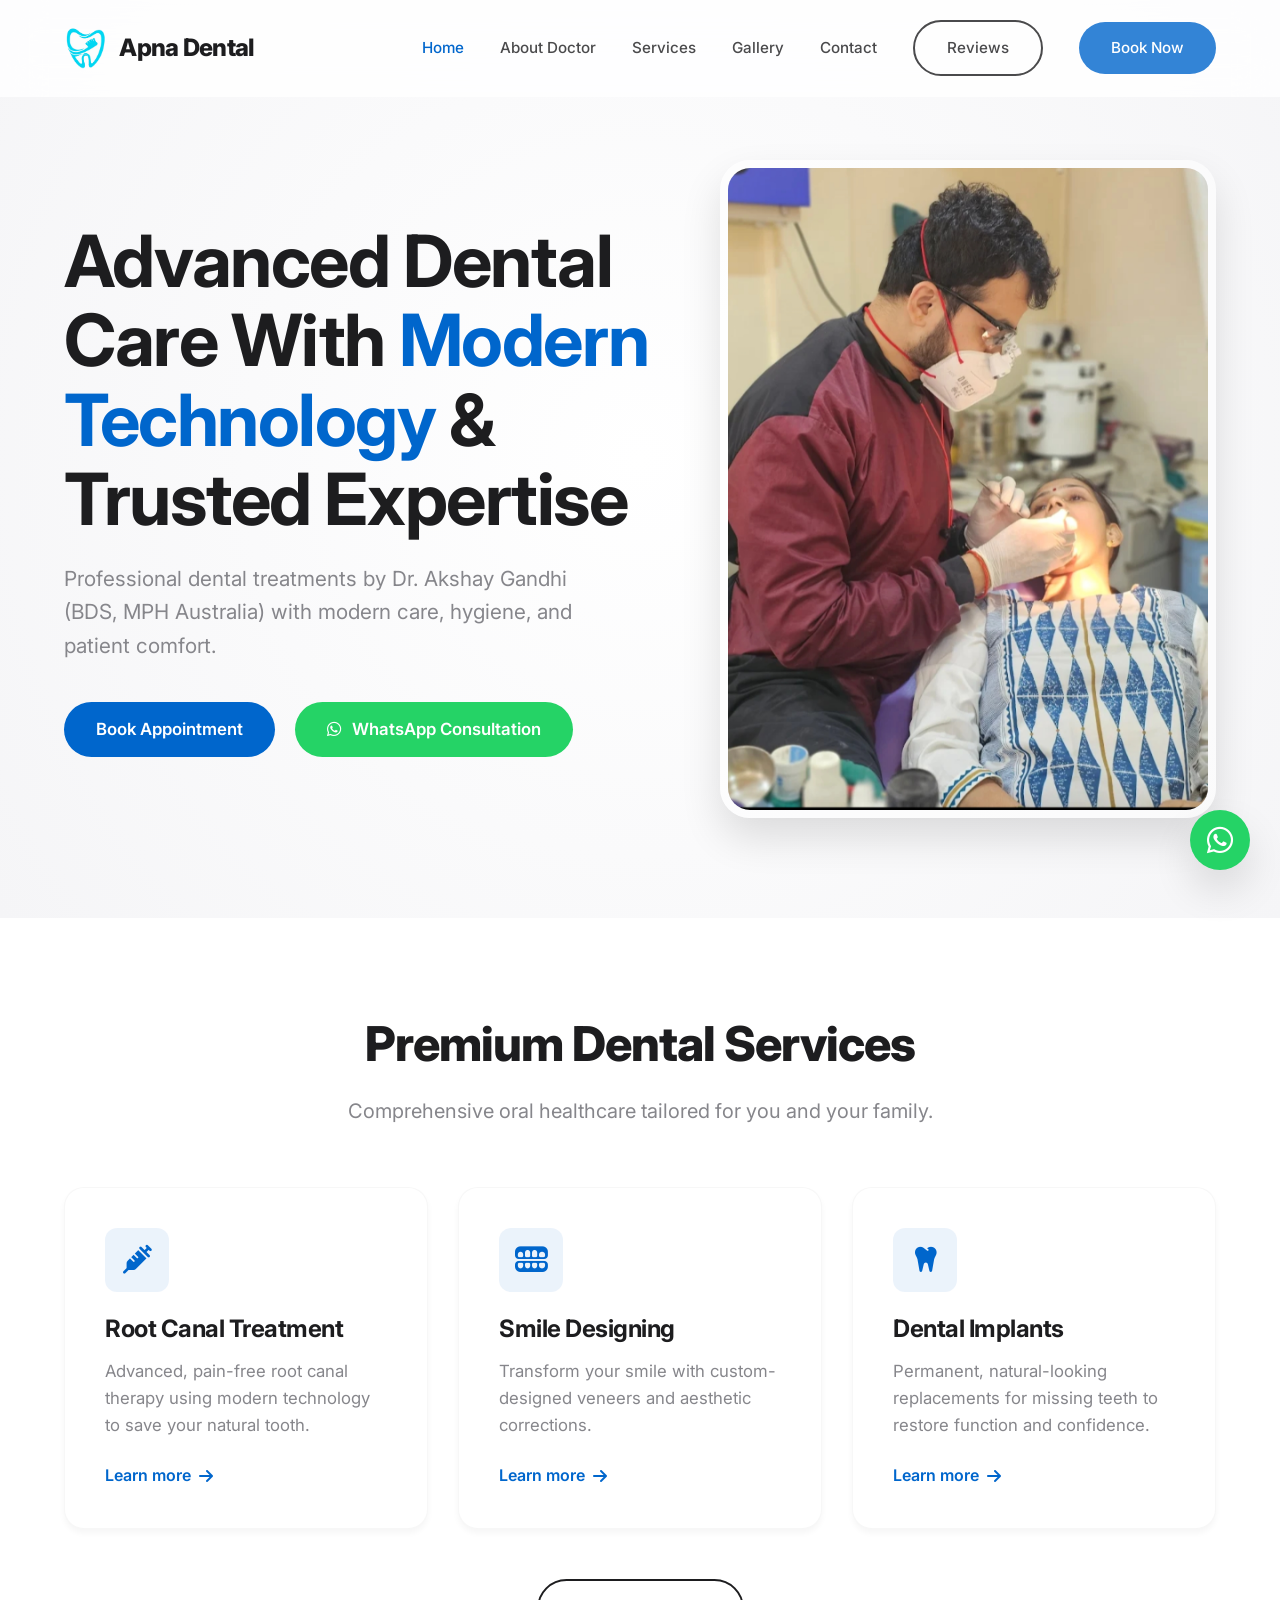
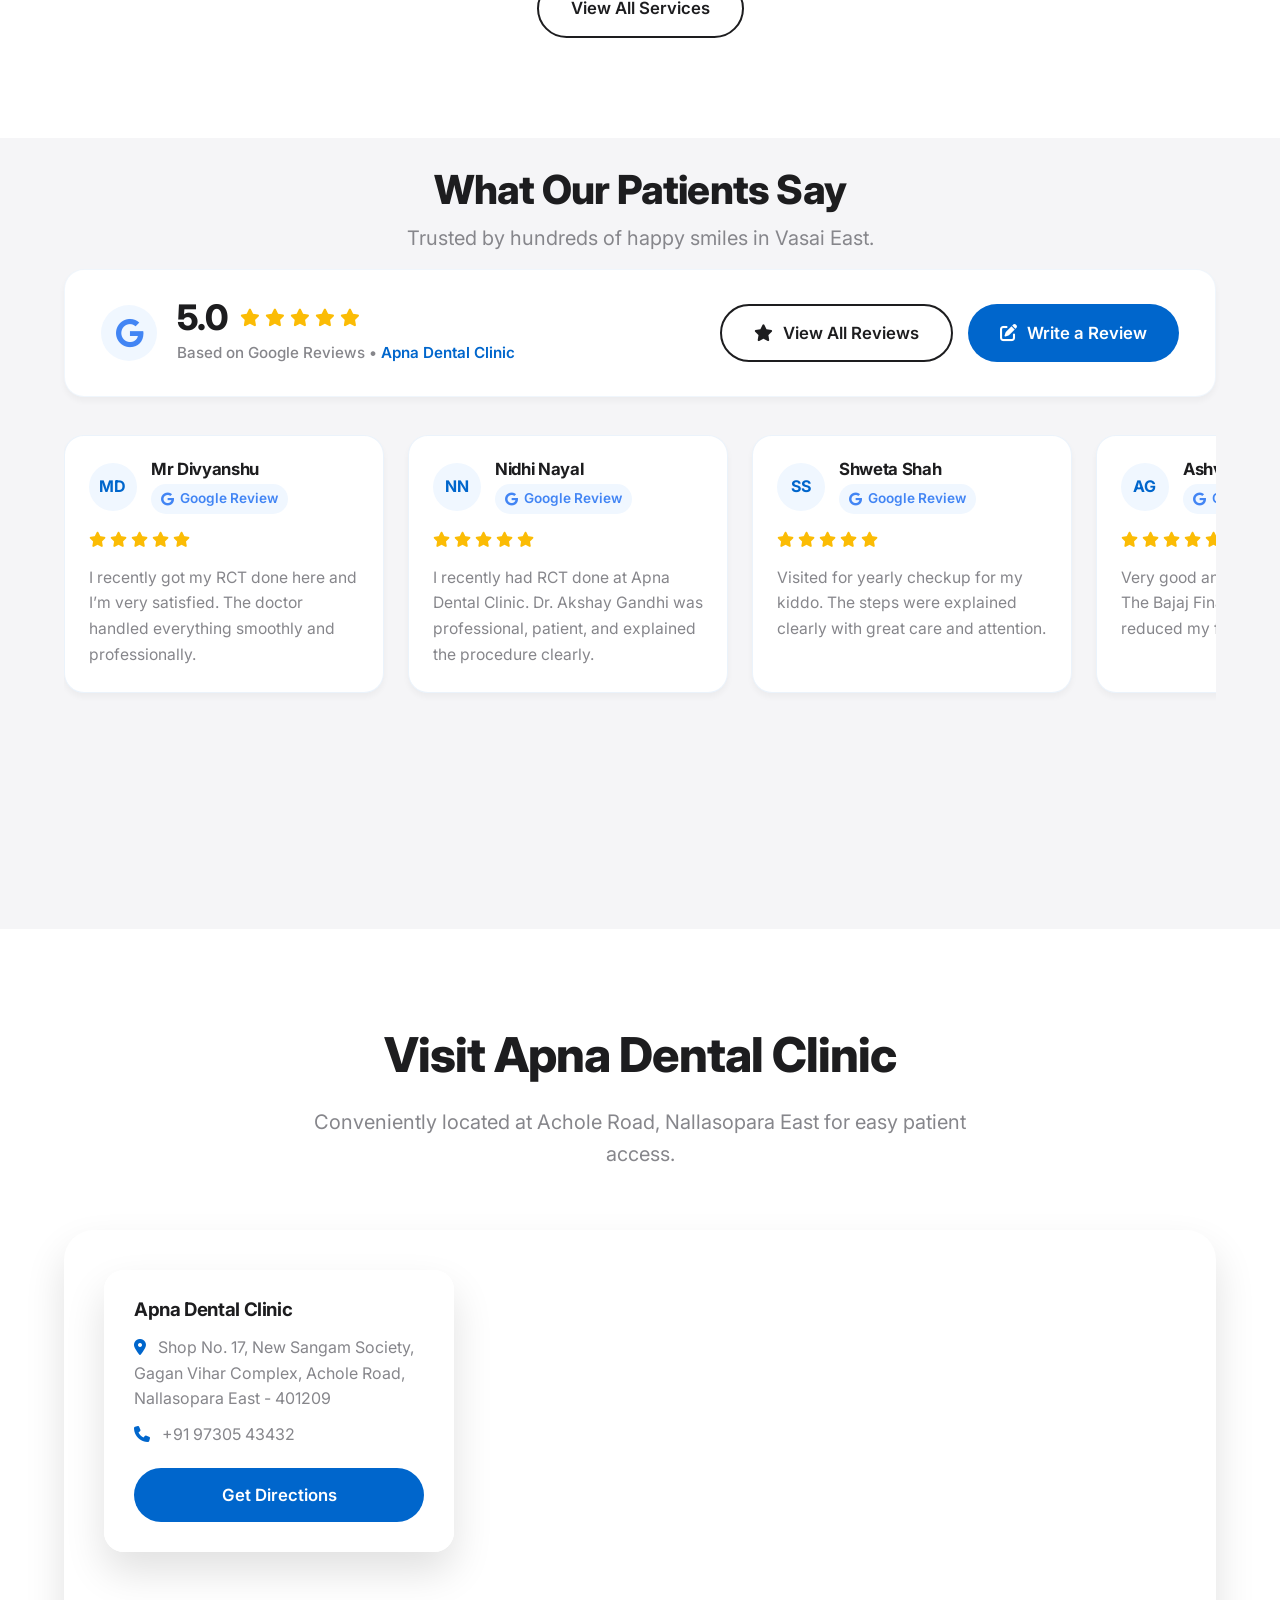
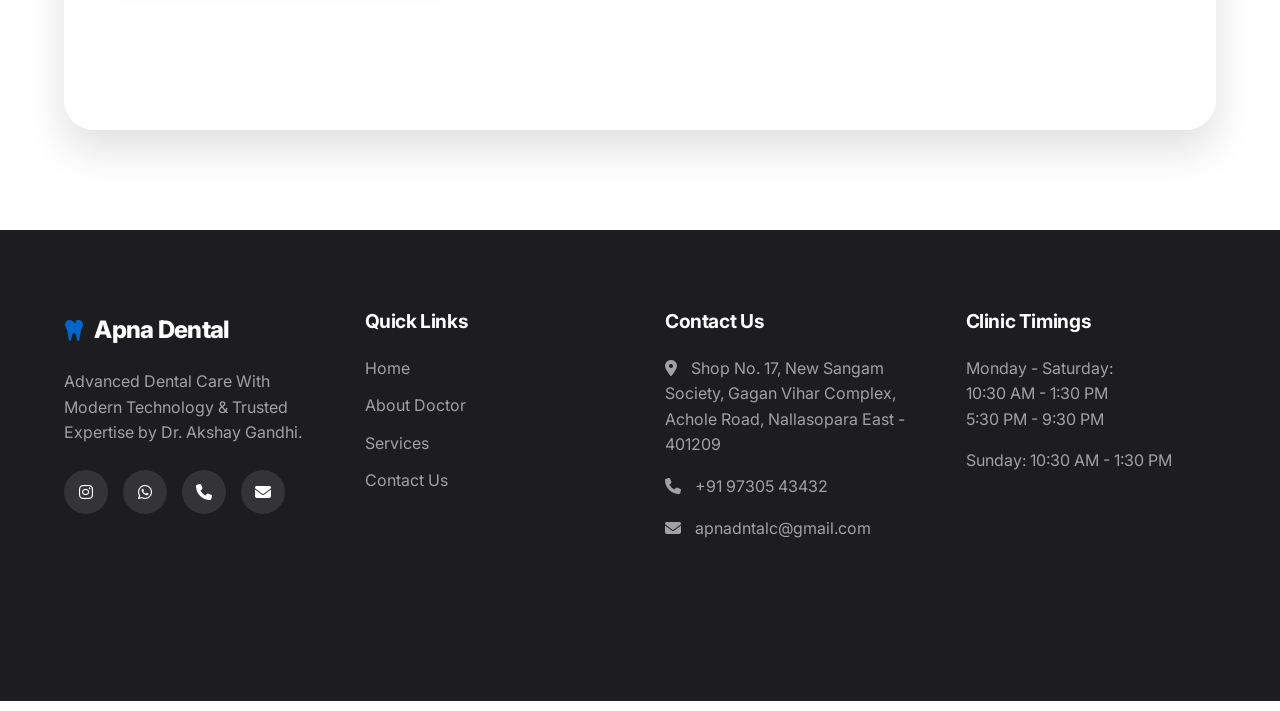
<file: index.html>
<!DOCTYPE html>
<html lang="en">

<head>
    <meta charset="UTF-8">
    <meta name="viewport" content="width=device-width, initial-scale=1.0">
    <title>Apna Dental Clinic | Dr. Akshay Gandhi</title>
    <meta name="description"
        content="Advanced Dental Care With Modern Technology & Trusted Expertise by Dr. Akshay Gandhi (BDS, MPH Australia) in Vasai East.">
    <!-- Font Awesome -->
    <link rel="stylesheet" href="https://cdnjs.cloudflare.com/ajax/libs/font-awesome/6.4.0/css/all.min.css">
    <!-- Custom CSS -->
    <link rel="stylesheet" href="assets/css/style.css">
</head>

<body>

    <!-- Navbar -->
    <nav class="navbar">
        <div class="container">
            <a href="index.html" class="logo">
                <img src="assets/images/logo.png" alt="Apna Dental Logo" class="logo-img">
                <span>Apna Dental</span>
            </a>
            <ul class="nav-links">
                <li class="nav-item"><a href="index.html" class="active">Home</a></li>
                <li class="nav-item"><a href="about.html">About Doctor</a></li>
                <li class="nav-item"><a href="services.html">Services</a></li>
                <li class="nav-item"><a href="gallery.html">Gallery</a></li>
                <li class="nav-item"><a href="contact.html">Contact</a></li>
                <li class="nav-item"><a href="#reviews" class="btn btn-outline">Reviews</a></li>
                <li class="nav-item"><a href="appointment.html" class="btn btn-primary">Book Now</a></li>
            </ul>
            <button class="hamburger">
                <i class="fa-solid fa-bars"></i>
            </button>
        </div>
    </nav>

    <!-- Floating WhatsApp -->
    <a href="https://wa.me/919730543432" target="_blank" class="floating-whatsapp" title="Consult on WhatsApp">
        <i class="fa-brands fa-whatsapp"></i>
    </a>

    <!-- Hero Section -->
    <section class="hero">
        <div class="container hero-content">
            <div class="hero-text reveal">
                <h1 class="hero-title">Advanced Dental Care With <span>Modern Technology</span> & Trusted Expertise</h1>
                <p class="hero-desc">Professional dental treatments by Dr. Akshay Gandhi (BDS, MPH Australia) with
                    modern care, hygiene, and patient comfort.</p>
                <div class="hero-btns">
                    <a href="appointment.html" class="btn btn-primary">Book Appointment</a>
                    <a href="https://wa.me/919730543432" target="_blank" class="btn btn-whatsapp"><i
                            class="fa-brands fa-whatsapp"></i> WhatsApp Consultation</a>
                </div>
            </div>
            <div class="hero-image reveal">
                <img src="assets/hero_section%20.jpg.jpeg" alt="Dr. Akshay Gandhi Treating Patient">
            </div>
        </div>
    </section>

    <!-- Services Preview Section -->
    <section class="section">
        <div class="container">
            <h2 class="section-title reveal">Premium Dental Services</h2>
            <p class="section-subtitle reveal">Comprehensive oral healthcare tailored for you and your family.</p>

            <div class="grid-3">
                <div class="card reveal">
                    <div class="card-icon"><i class="fa-solid fa-syringe"></i></div>
                    <h3 class="card-title">Root Canal Treatment</h3>
                    <p class="card-desc">Advanced, pain-free root canal therapy using modern technology to save your
                        natural tooth.</p>
                    <a href="services.html" class="card-link">Learn more <i class="fa-solid fa-arrow-right"></i></a>
                </div>
                <div class="card reveal">
                    <div class="card-icon"><i class="fa-solid fa-teeth-open"></i></div>
                    <h3 class="card-title">Smile Designing</h3>
                    <p class="card-desc">Transform your smile with custom-designed veneers and aesthetic corrections.
                    </p>
                    <a href="services.html" class="card-link">Learn more <i class="fa-solid fa-arrow-right"></i></a>
                </div>
                <div class="card reveal">
                    <div class="card-icon"><i class="fa-solid fa-tooth"></i></div>
                    <h3 class="card-title">Dental Implants</h3>
                    <p class="card-desc">Permanent, natural-looking replacements for missing teeth to restore function
                        and confidence.</p>
                    <a href="services.html" class="card-link">Learn more <i class="fa-solid fa-arrow-right"></i></a>
                </div>
            </div>
            <div style="text-align: center; margin-top: 50px;" class="reveal">
                <a href="services.html" class="btn btn-outline">View All Services</a>
            </div>
        </div>
    </section>

    <!-- Google Reviews Section — Powered by Elfsight (Live, Auto-Synced from Google Business) -->
    <section class="section" id="reviews"
        style="background-color: var(--light-bg); overflow: hidden; padding: 30px 0 0 0;">
        <div class="container">

            <!-- Section Header -->
            <div class="reveal" style="text-align: center; margin-bottom: 15px;">
                <h2 class="section-title" style="margin-bottom: 10px; font-size: 2.5rem;">What Our Patients Say</h2>
                <p class="section-subtitle" style="margin-bottom: 0;">Trusted by hundreds of happy smiles in Vasai
                    East.</p>
            </div>

            <!-- Google Rating Summary Bar -->
            <div class="google-summary-card reveal">
                <div class="gsc-left">
                    <div class="gsc-logo">
                        <i class="fa-brands fa-google"></i>
                    </div>
                    <div>
                        <div class="gsc-rating-row">
                            <span class="gsc-score">5.0</span>
                            <div class="gsc-stars">
                                <i class="fa-solid fa-star"></i>
                                <i class="fa-solid fa-star"></i>
                                <i class="fa-solid fa-star"></i>
                                <i class="fa-solid fa-star"></i>
                                <i class="fa-solid fa-star"></i>
                            </div>
                        </div>
                        <p class="gsc-count">Based on Google Reviews &bull; <a
                                href="https://maps.app.goo.gl/ZP5fSBvCVipETtF88" target="_blank"
                                rel="noopener noreferrer">Apna Dental Clinic</a></p>
                    </div>
                </div>
                <div class="gsc-actions">
                    <a href="https://maps.app.goo.gl/ZP5fSBvCVipETtF88" target="_blank" rel="noopener noreferrer"
                        class="btn btn-outline">
                        <i class="fa-solid fa-star"></i> View All Reviews
                    </a>
                    <a href="https://maps.app.goo.gl/ZP5fSBvCVipETtF88" target="_blank" rel="noopener noreferrer"
                        class="btn btn-primary">
                        <i class="fa-solid fa-pen-to-square"></i> Write a Review
                    </a>
                </div>
            </div>

            <div class="testimonials-carousel-wrapper reveal">
                <div class="testimonials-carousel" data-testimonials-carousel>
                    <div class="testimonials-track">
                        <article class="testimonial-card">
                            <div class="testimonial-top">
                                <div class="testimonial-avatar">MD</div>
                                <div class="testimonial-info">
                                    <h4 class="testimonial-name">Mr Divyanshu</h4>
                                    <div class="testimonial-meta">
                                        <span class="testimonial-badge"><i class="fa-brands fa-google"></i> Google
                                            Review</span>
                                    </div>
                                </div>
                            </div>
                            <div class="testimonial-rating">
                                <i class="fa-solid fa-star"></i>
                                <i class="fa-solid fa-star"></i>
                                <i class="fa-solid fa-star"></i>
                                <i class="fa-solid fa-star"></i>
                                <i class="fa-solid fa-star"></i>
                            </div>
                            <p class="testimonial-text">I recently got my RCT done here and I’m very satisfied. The
                                doctor handled everything smoothly and professionally.</p>
                        </article>

                        <article class="testimonial-card">
                            <div class="testimonial-top">
                                <div class="testimonial-avatar">NN</div>
                                <div class="testimonial-info">
                                    <h4 class="testimonial-name">Nidhi Nayal</h4>
                                    <div class="testimonial-meta">
                                        <span class="testimonial-badge"><i class="fa-brands fa-google"></i> Google
                                            Review</span>
                                    </div>
                                </div>
                            </div>
                            <div class="testimonial-rating">
                                <i class="fa-solid fa-star"></i>
                                <i class="fa-solid fa-star"></i>
                                <i class="fa-solid fa-star"></i>
                                <i class="fa-solid fa-star"></i>
                                <i class="fa-solid fa-star"></i>
                            </div>
                            <p class="testimonial-text">I recently had RCT done at Apna Dental Clinic. Dr. Akshay
                                Gandhi was professional, patient, and explained the procedure clearly.</p>
                        </article>

                        <article class="testimonial-card">
                            <div class="testimonial-top">
                                <div class="testimonial-avatar">SS</div>
                                <div class="testimonial-info">
                                    <h4 class="testimonial-name">Shweta Shah</h4>
                                    <div class="testimonial-meta">
                                        <span class="testimonial-badge"><i class="fa-brands fa-google"></i> Google
                                            Review</span>
                                    </div>
                                </div>
                            </div>
                            <div class="testimonial-rating">
                                <i class="fa-solid fa-star"></i>
                                <i class="fa-solid fa-star"></i>
                                <i class="fa-solid fa-star"></i>
                                <i class="fa-solid fa-star"></i>
                                <i class="fa-solid fa-star"></i>
                            </div>
                            <p class="testimonial-text">Visited for yearly checkup for my kiddo. The steps were
                                explained clearly with great care and attention.</p>
                        </article>

                        <article class="testimonial-card">
                            <div class="testimonial-top">
                                <div class="testimonial-avatar">AG</div>
                                <div class="testimonial-info">
                                    <h4 class="testimonial-name">Ashvini Gamare</h4>
                                    <div class="testimonial-meta">
                                        <span class="testimonial-badge"><i class="fa-brands fa-google"></i> Google
                                            Review</span>
                                    </div>
                                </div>
                            </div>
                            <div class="testimonial-rating">
                                <i class="fa-solid fa-star"></i>
                                <i class="fa-solid fa-star"></i>
                                <i class="fa-solid fa-star"></i>
                                <i class="fa-solid fa-star"></i>
                                <i class="fa-solid fa-star"></i>
                            </div>
                            <p class="testimonial-text">Very good and affordable treatment. The Bajaj Finance EMI
                                option reduced my financial load.</p>
                        </article>

                        <article class="testimonial-card">
                            <div class="testimonial-top">
                                <div class="testimonial-avatar">KK</div>
                                <div class="testimonial-info">
                                    <h4 class="testimonial-name">Kavita Karki</h4>
                                    <div class="testimonial-meta">
                                        <span class="testimonial-badge"><i class="fa-brands fa-google"></i> Google
                                            Review</span>
                                    </div>
                                </div>
                            </div>
                            <div class="testimonial-rating">
                                <i class="fa-solid fa-star"></i>
                                <i class="fa-solid fa-star"></i>
                                <i class="fa-solid fa-star"></i>
                                <i class="fa-solid fa-star"></i>
                                <i class="fa-solid fa-star"></i>
                            </div>
                            <p class="testimonial-text">I had my dental implant done here. The clinic is hygienic and
                                Dr. Akshay Gandhi explains everything calmly.</p>
                        </article>

                        <article class="testimonial-card">
                            <div class="testimonial-top">
                                <div class="testimonial-avatar">MH</div>
                                <div class="testimonial-info">
                                    <h4 class="testimonial-name">Mohsina Haque</h4>
                                    <div class="testimonial-meta">
                                        <span class="testimonial-badge"><i class="fa-brands fa-google"></i> Google
                                            Review</span>
                                    </div>
                                </div>
                            </div>
                            <div class="testimonial-rating">
                                <i class="fa-solid fa-star"></i>
                                <i class="fa-solid fa-star"></i>
                                <i class="fa-solid fa-star"></i>
                                <i class="fa-solid fa-star"></i>
                                <i class="fa-solid fa-star"></i>
                            </div>
                            <p class="testimonial-text">Recently visited Dr Akshay Gandhi. He is polite, patient, and
                                made me feel comfortable throughout the treatment.</p>
                        </article>
                    </div>
                </div>
            </div>

            <!-- ═══════════════════════════════════════════════════════════════
                 LIVE GOOGLE REVIEWS WIDGET — ELFSIGHT
                 ─────────────────────────────────────────────────────────────
                 HOW TO ACTIVATE (takes ~5 minutes, free plan available):
                 1. Go to → https://elfsight.com/google-reviews-widget/
                 2. Click "Create Widget" → Connect your Google Business Profile
                    Search for: "Apna Dental Clinic, Achole Rd, Vasai East"
                 3. Choose layout: Slider / Carousel → Click "Continue"
                 4. Copy the widget code  (looks like the two lines below)
                 5. Replace the placeholder script src + div class below
                    with the two lines Elfsight gives you.
                 ─────────────────────────────────────────────────────────────
                 The widget will then automatically:
                   ✔ Pull live reviews from your Google Business Profile
                   ✔ Show reviewer photo, name, rating, text, date
                   ✔ Display the Google verified badge
                   ✔ Auto-update when new reviews arrive
                   ✔ Respect your existing styling & be fully responsive
                 ═══════════════════════════════════════════════════════════════ -->

            <div class="elfsight-widget-wrapper reveal">
                <!-- STEP 1 — Elfsight SDK (load once per page) -->
                <script src="https://static.elfsight.com/platform/platform.js" async></script>

                <!-- STEP 2 — Replace YOUR_WIDGET_ID with your real Elfsight App ID -->
                <div class="elfsight-app-YOUR_WIDGET_ID" data-elfsight-app-lazy></div>

                <!-- Fallback message shown while widget loads or if blocked -->
                <noscript>
                    <div class="reviews-fallback">
                        <i class="fa-brands fa-google"></i>
                        <p>Unable to load Google reviews. <a href="https://maps.app.goo.gl/ZP5fSBvCVipETtF88"
                                target="_blank" rel="noopener noreferrer">View reviews on Google</a></p>
                    </div>
                </noscript>
            </div>

        </div>
    </section>

    <!-- Map Section -->
    <section class="section">
        <div class="container">
            <h2 class="section-title reveal">Visit Apna Dental Clinic</h2>
            <p class="section-subtitle reveal">Conveniently located at Achole Road, Nallasopara East for easy patient
                access.
            </p>

            <div class="map-container reveal">
                <div class="map-card">
                    <h3 style="margin-bottom: 15px;">Apna Dental Clinic</h3>
                    <p style="margin-bottom: 10px; color: var(--text-color);"><i class="fa-solid fa-location-dot"
                            style="margin-right: 8px; color: var(--primary-color);"></i> Shop No. 17, New Sangam
                        Society, Gagan Vihar Complex, Achole Road, Nallasopara East - 401209</p>
                    <p style="margin-bottom: 20px; color: var(--text-color);"><i class="fa-solid fa-phone"
                            style="margin-right: 8px; color: var(--primary-color);"></i> +91 97305 43432</p>
                    <a href="https://maps.app.goo.gl/FHzLDGQRYxVruhYT6" target="_blank" class="btn btn-primary"
                        style="width: 100%;">Get Directions</a>
                </div>
                <!-- Embedded Google Map -->
                <iframe
                    src="https://www.google.com/maps?q=19.4106006,72.8268698&hl=en&z=18&output=embed"
                    width="100%" height="100%" style="border:0;" allowfullscreen="" loading="lazy"
                    referrerpolicy="no-referrer-when-downgrade"></iframe>
            </div>
        </div>
    </section>

    <!-- Footer -->
    <footer class="footer">
        <div class="container">
            <div class="footer-grid reveal">
                <div class="footer-col">
                    <a href="index.html" class="logo" style="color: white; margin-bottom: 20px;">
                        <i class="fa-solid fa-tooth"></i> Apna Dental
                    </a>
                    <p>Advanced Dental Care With Modern Technology & Trusted Expertise by Dr. Akshay Gandhi.</p>
                    <div class="social-links">
                        <a href="https://www.instagram.com/apna.dental.clinic?utm_source=qr&igsh=MWJxanp1cTd5NDdrZw=="
                            target="_blank" title="Instagram"><i class="fa-brands fa-instagram"></i></a>
                        <a href="https://wa.me/919730543432" target="_blank" title="WhatsApp"><i
                                class="fa-brands fa-whatsapp"></i></a>
                        <a href="tel:+919730543432" title="Call Us"><i class="fa-solid fa-phone"></i></a>
                        <a href="mailto:apnadntalc@gmail.com" title="Email Us"><i class="fa-solid fa-envelope"></i></a>
                    </div>
                </div>
                <div class="footer-col">
                    <h4>Quick Links</h4>
                    <ul class="footer-links" style="list-style: none;">
                        <li><a href="index.html">Home</a></li>
                        <li><a href="about.html">About Doctor</a></li>
                        <li><a href="services.html">Services</a></li>
                        <li><a href="contact.html">Contact Us</a></li>
                    </ul>
                </div>
                <div class="footer-col">
                    <h4>Contact Us</h4>
                    <p><i class="fa-solid fa-location-dot" style="margin-right: 10px;"></i> Shop No. 17, New Sangam
                        Society, Gagan Vihar Complex, Achole Road, Nallasopara East - 401209</p>
                    <p><i class="fa-solid fa-phone" style="margin-right: 10px;"></i> +91 97305 43432</p>
                    <p><i class="fa-solid fa-envelope" style="margin-right: 10px;"></i> apnadntalc@gmail.com</p>
                </div>
                <div class="footer-col">
                    <h4>Clinic Timings</h4>
                    <p>Monday - Saturday:<br> 10:30 AM - 1:30 PM<br> 5:30 PM - 9:30 PM</p>
                    <p>Sunday: 10:30 AM - 1:30 PM</p>
                </div>
            </div>
            <div class="footer-bottom reveal">
                <p>&copy; 2026 Apna Dental Clinic. All Rights Reserved.</p>
            </div>
        </div>
    </footer>

    <!-- Custom JS -->
    <script src="assets/js/script.js"></script>
</body>

</html>
</file>
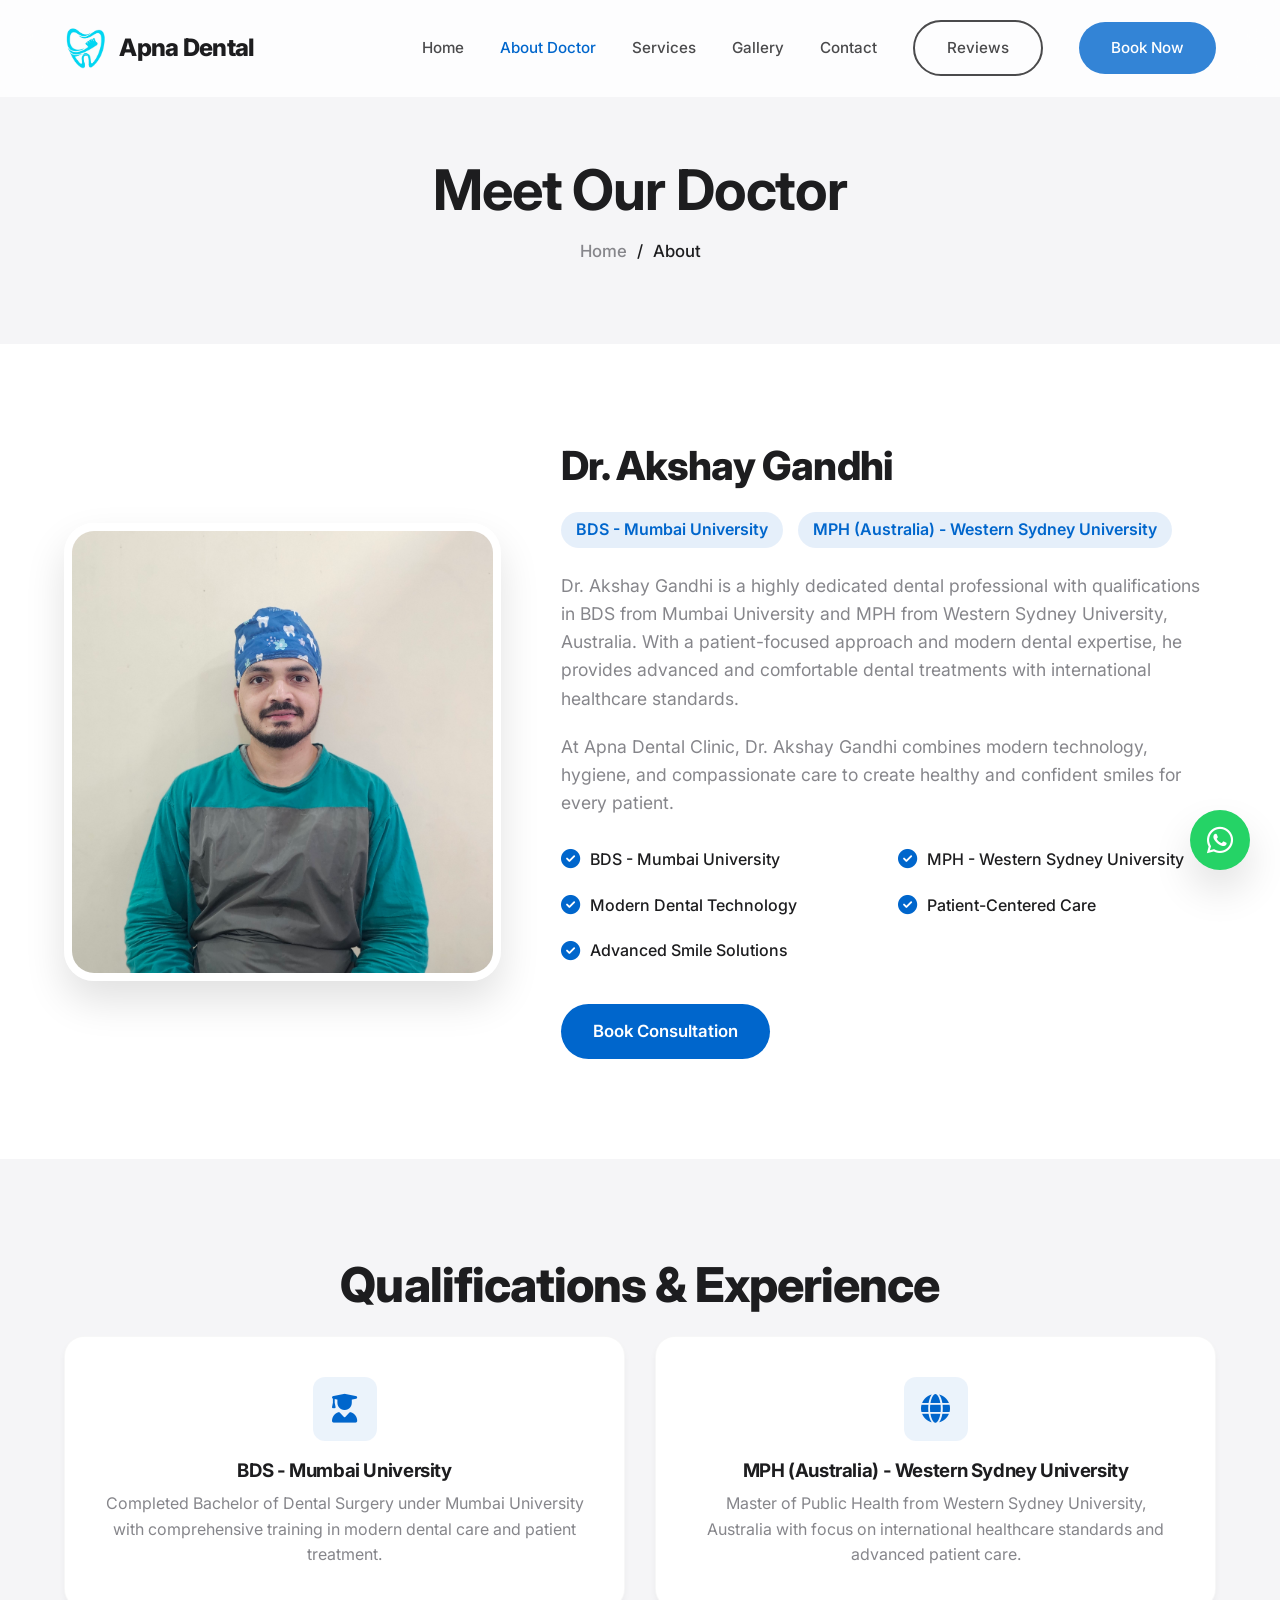
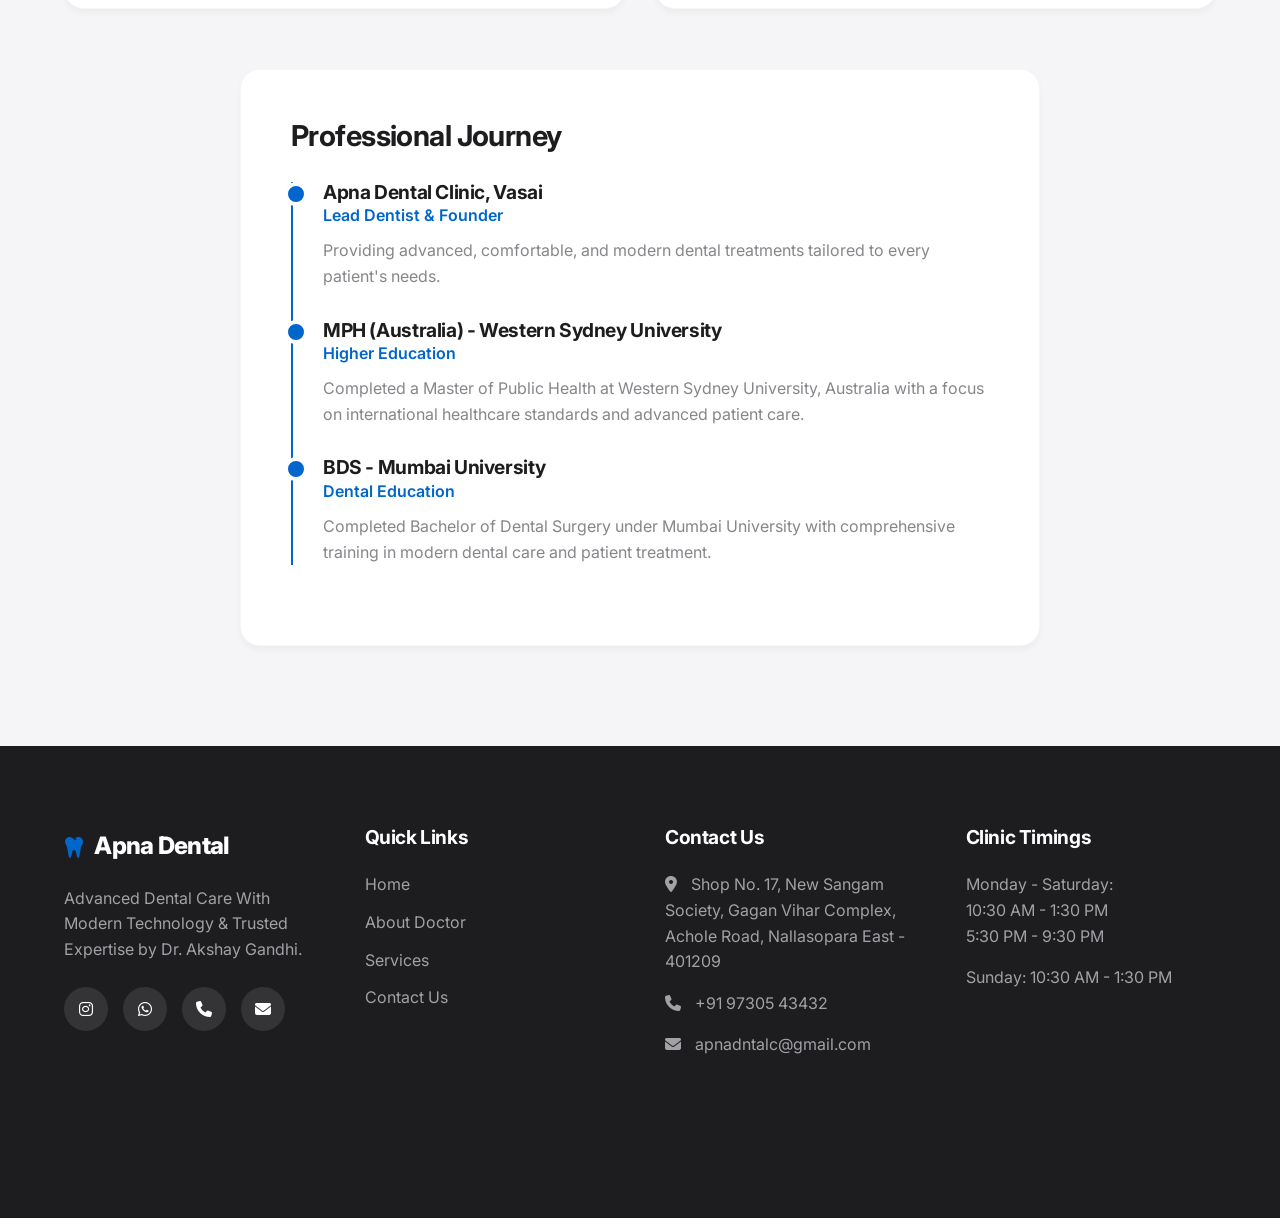
<file: about.html>
<!DOCTYPE html>
<html lang="en">

<head>
    <meta charset="UTF-8">
    <meta name="viewport" content="width=device-width, initial-scale=1.0">
    <title>About Doctor | Apna Dental Clinic</title>
    <meta name="description"
        content="Learn more about Dr. Akshay Gandhi, qualified in BDS from Mumbai University and MPH from Western Sydney University, Australia.">
    <!-- Font Awesome -->
    <link rel="stylesheet" href="https://cdnjs.cloudflare.com/ajax/libs/font-awesome/6.4.0/css/all.min.css">
    <!-- Custom CSS -->
    <link rel="stylesheet" href="assets/css/style.css">
</head>

<body>

    <!-- Navbar -->
    <nav class="navbar">
        <div class="container">
            <a href="index.html" class="logo">
                <img src="assets/images/logo.png" alt="Apna Dental Logo" class="logo-img">
                <span>Apna Dental</span>
            </a>
            <ul class="nav-links">
                <li class="nav-item"><a href="index.html">Home</a></li>
                <li class="nav-item"><a href="about.html" class="active">About Doctor</a></li>
                <li class="nav-item"><a href="services.html">Services</a></li>
                <li class="nav-item"><a href="gallery.html">Gallery</a></li>
                <li class="nav-item"><a href="contact.html">Contact</a></li>
                <li class="nav-item"><a href="index.html#reviews" class="btn btn-outline">Reviews</a></li>
                <li class="nav-item"><a href="appointment.html" class="btn btn-primary">Book Now</a></li>
            </ul>
            <button class="hamburger">
                <i class="fa-solid fa-bars"></i>
            </button>
        </div>
    </nav>

    <!-- Floating WhatsApp -->
    <a href="https://wa.me/919730543432" target="_blank" class="floating-whatsapp" title="Consult on WhatsApp">
        <i class="fa-brands fa-whatsapp"></i>
    </a>

    <!-- Page Header -->
    <header class="page-header">
        <div class="container reveal">
            <h1 class="page-title">Meet Our Doctor</h1>
            <div class="breadcrumb">
                <a href="index.html">Home</a>
                <span>/</span>
                <span>About</span>
            </div>
        </div>
    </header>

    <!-- About Section -->
    <section class="section">
        <div class="container">
            <div class="hero-content">
                <div class="hero-image reveal" style="flex: 1;">
                    <img src="assets/images/about.jpg.jpeg" alt="Dr. Akshay Gandhi"
                        style="width: 100%; height: 100%; object-fit: cover; display: block;">
                </div>
                <div class="hero-text reveal" style="flex: 1.5;">
                    <h2 class="section-title" style="text-align: left; font-size: 2.5rem;">Dr. Akshay Gandhi</h2>
                    <div style="display: flex; gap: 15px; margin-bottom: 24px;">
                        <span
                            style="background: rgba(0, 102, 204, 0.1); color: var(--primary-color); padding: 5px 15px; border-radius: 50px; font-weight: 600;">BDS
                            - Mumbai University</span>
                        <span
                            style="background: rgba(0, 102, 204, 0.1); color: var(--primary-color); padding: 5px 15px; border-radius: 50px; font-weight: 600;">MPH
                            (Australia) - Western Sydney University</span>
                    </div>

                    <p style="font-size: 1.1rem; margin-bottom: 20px; color: var(--text-color);">Dr. Akshay Gandhi is a
                        highly dedicated dental professional with qualifications in BDS from Mumbai University and MPH
                        from Western Sydney University, Australia. With a patient-focused approach and modern dental
                        expertise, he provides advanced and comfortable dental treatments with international
                        healthcare standards.</p>
                    <p style="font-size: 1.1rem; margin-bottom: 30px; color: var(--text-color);">At Apna Dental Clinic,
                        Dr. Akshay Gandhi combines modern technology, hygiene, and compassionate care to create healthy
                        and confident smiles for every patient.</p>

                    <div class="grid-3" style="grid-template-columns: repeat(2, 1fr); gap: 20px; margin-bottom: 40px;">
                        <div style="display: flex; align-items: center; gap: 10px;">
                            <i class="fa-solid fa-circle-check"
                                style="color: var(--primary-color); font-size: 1.2rem;"></i>
                            <span style="font-weight: 500; color: var(--accent-color);">BDS - Mumbai University</span>
                        </div>
                        <div style="display: flex; align-items: center; gap: 10px;">
                            <i class="fa-solid fa-circle-check"
                                style="color: var(--primary-color); font-size: 1.2rem;"></i>
                            <span style="font-weight: 500; color: var(--accent-color);">MPH - Western Sydney University</span>
                        </div>
                        <div style="display: flex; align-items: center; gap: 10px;">
                            <i class="fa-solid fa-circle-check"
                                style="color: var(--primary-color); font-size: 1.2rem;"></i>
                            <span style="font-weight: 500; color: var(--accent-color);">Modern Dental Technology</span>
                        </div>
                        <div style="display: flex; align-items: center; gap: 10px;">
                            <i class="fa-solid fa-circle-check"
                                style="color: var(--primary-color); font-size: 1.2rem;"></i>
                            <span style="font-weight: 500; color: var(--accent-color);">Patient-Centered Care</span>
                        </div>
                        <div style="display: flex; align-items: center; gap: 10px;">
                            <i class="fa-solid fa-circle-check"
                                style="color: var(--primary-color); font-size: 1.2rem;"></i>
                            <span style="font-weight: 500; color: var(--accent-color);">Advanced Smile Solutions</span>
                        </div>
                    </div>

                    <a href="appointment.html" class="btn btn-primary">Book Consultation</a>
                </div>
            </div>
        </div>
    </section>

    <!-- Qualification & Timeline -->
    <section class="section" style="background-color: var(--light-bg);">
        <div class="container">
            <h2 class="section-title reveal">Qualifications & Experience</h2>

            <div class="grid-3" style="margin-bottom: 60px;">
                <div class="card reveal" style="text-align: center;">
                    <div class="card-icon" style="margin: 0 auto 20px;"><i class="fa-solid fa-user-graduate"></i></div>
                    <h3 style="margin-bottom: 10px;">BDS - Mumbai University</h3>
                    <p style="color: var(--text-color);">Completed Bachelor of Dental Surgery under Mumbai University
                        with comprehensive training in modern dental care and patient treatment.</p>
                </div>
                <div class="card reveal" style="text-align: center;">
                    <div class="card-icon" style="margin: 0 auto 20px;"><i class="fa-solid fa-globe"></i></div>
                    <h3 style="margin-bottom: 10px;">MPH (Australia) - Western Sydney University</h3>
                    <p style="color: var(--text-color);">Master of Public Health from Western Sydney University,
                        Australia with focus on international healthcare standards and advanced patient care.</p>
                </div>
            </div>

            <div class="card reveal" style="max-width: 800px; margin: 0 auto; padding: 50px;">
                <h3 style="margin-bottom: 30px; font-size: 1.8rem;">Professional Journey</h3>
                <div class="timeline">
                    <div class="timeline-item">
                        <h4 style="font-size: 1.2rem; color: var(--accent-color);">Apna Dental Clinic, Vasai</h4>
                        <p style="color: var(--primary-color); font-weight: 600; margin-bottom: 10px;">Lead Dentist &
                            Founder</p>
                        <p style="color: var(--text-color);">Providing advanced, comfortable, and modern dental
                            treatments tailored to every patient's needs.</p>
                    </div>
                    <div class="timeline-item">
                        <h4 style="font-size: 1.2rem; color: var(--accent-color);">MPH (Australia) - Western Sydney
                            University</h4>
                        <p style="color: var(--primary-color); font-weight: 600; margin-bottom: 10px;">Higher Education
                        </p>
                        <p style="color: var(--text-color);">Completed a Master of Public Health at Western Sydney
                            University, Australia with a focus on international healthcare standards and advanced
                            patient care.</p>
                    </div>
                    <div class="timeline-item">
                        <h4 style="font-size: 1.2rem; color: var(--accent-color);">BDS - Mumbai University</h4>
                        <p style="color: var(--primary-color); font-weight: 600; margin-bottom: 10px;">Dental Education
                        </p>
                        <p style="color: var(--text-color);">Completed Bachelor of Dental Surgery under Mumbai
                            University with comprehensive training in modern dental care and patient treatment.</p>
                    </div>
                </div>
            </div>
        </div>
    </section>

    <!-- Footer -->
    <footer class="footer">
        <div class="container">
            <div class="footer-grid reveal">
                <div class="footer-col">
                    <a href="index.html" class="logo" style="color: white; margin-bottom: 20px;">
                        <i class="fa-solid fa-tooth"></i> Apna Dental
                    </a>
                    <p>Advanced Dental Care With Modern Technology & Trusted Expertise by Dr. Akshay Gandhi.</p>
                    <div class="social-links">
                        <a href="https://www.instagram.com/apna.dental.clinic?utm_source=qr&igsh=MWJxanp1cTd5NDdrZw=="
                            target="_blank" title="Instagram"><i class="fa-brands fa-instagram"></i></a>
                        <a href="https://wa.me/919730543432" target="_blank" title="WhatsApp"><i
                                class="fa-brands fa-whatsapp"></i></a>
                        <a href="tel:+919730543432" title="Call Us"><i class="fa-solid fa-phone"></i></a>
                        <a href="mailto:apnadntalc@gmail.com" title="Email Us"><i
                                class="fa-solid fa-envelope"></i></a>
                    </div>
                </div>
                <div class="footer-col">
                    <h4>Quick Links</h4>
                    <ul class="footer-links" style="list-style: none;">
                        <li><a href="index.html">Home</a></li>
                        <li><a href="about.html">About Doctor</a></li>
                        <li><a href="services.html">Services</a></li>
                        <li><a href="contact.html">Contact Us</a></li>
                    </ul>
                </div>
                <div class="footer-col">
                    <h4>Contact Us</h4>
                    <p><i class="fa-solid fa-location-dot" style="margin-right: 10px;"></i> Shop No. 17, New Sangam
                        Society, Gagan Vihar Complex, Achole Road, Nallasopara East - 401209</p>
                    <p><i class="fa-solid fa-phone" style="margin-right: 10px;"></i> +91 97305 43432</p>
                    <p><i class="fa-solid fa-envelope" style="margin-right: 10px;"></i> apnadntalc@gmail.com</p>
                </div>
                <div class="footer-col">
                    <h4>Clinic Timings</h4>
                    <p>Monday - Saturday:<br> 10:30 AM - 1:30 PM<br> 5:30 PM - 9:30 PM</p>
                    <p>Sunday: 10:30 AM - 1:30 PM</p>
                </div>
            </div>
            <div class="footer-bottom reveal">
                <p>&copy; 2026 Apna Dental Clinic. All Rights Reserved.</p>
            </div>
        </div>
    </footer>

    <!-- Custom JS -->
    <script src="assets/js/script.js"></script>
</body>

</html>
</file>
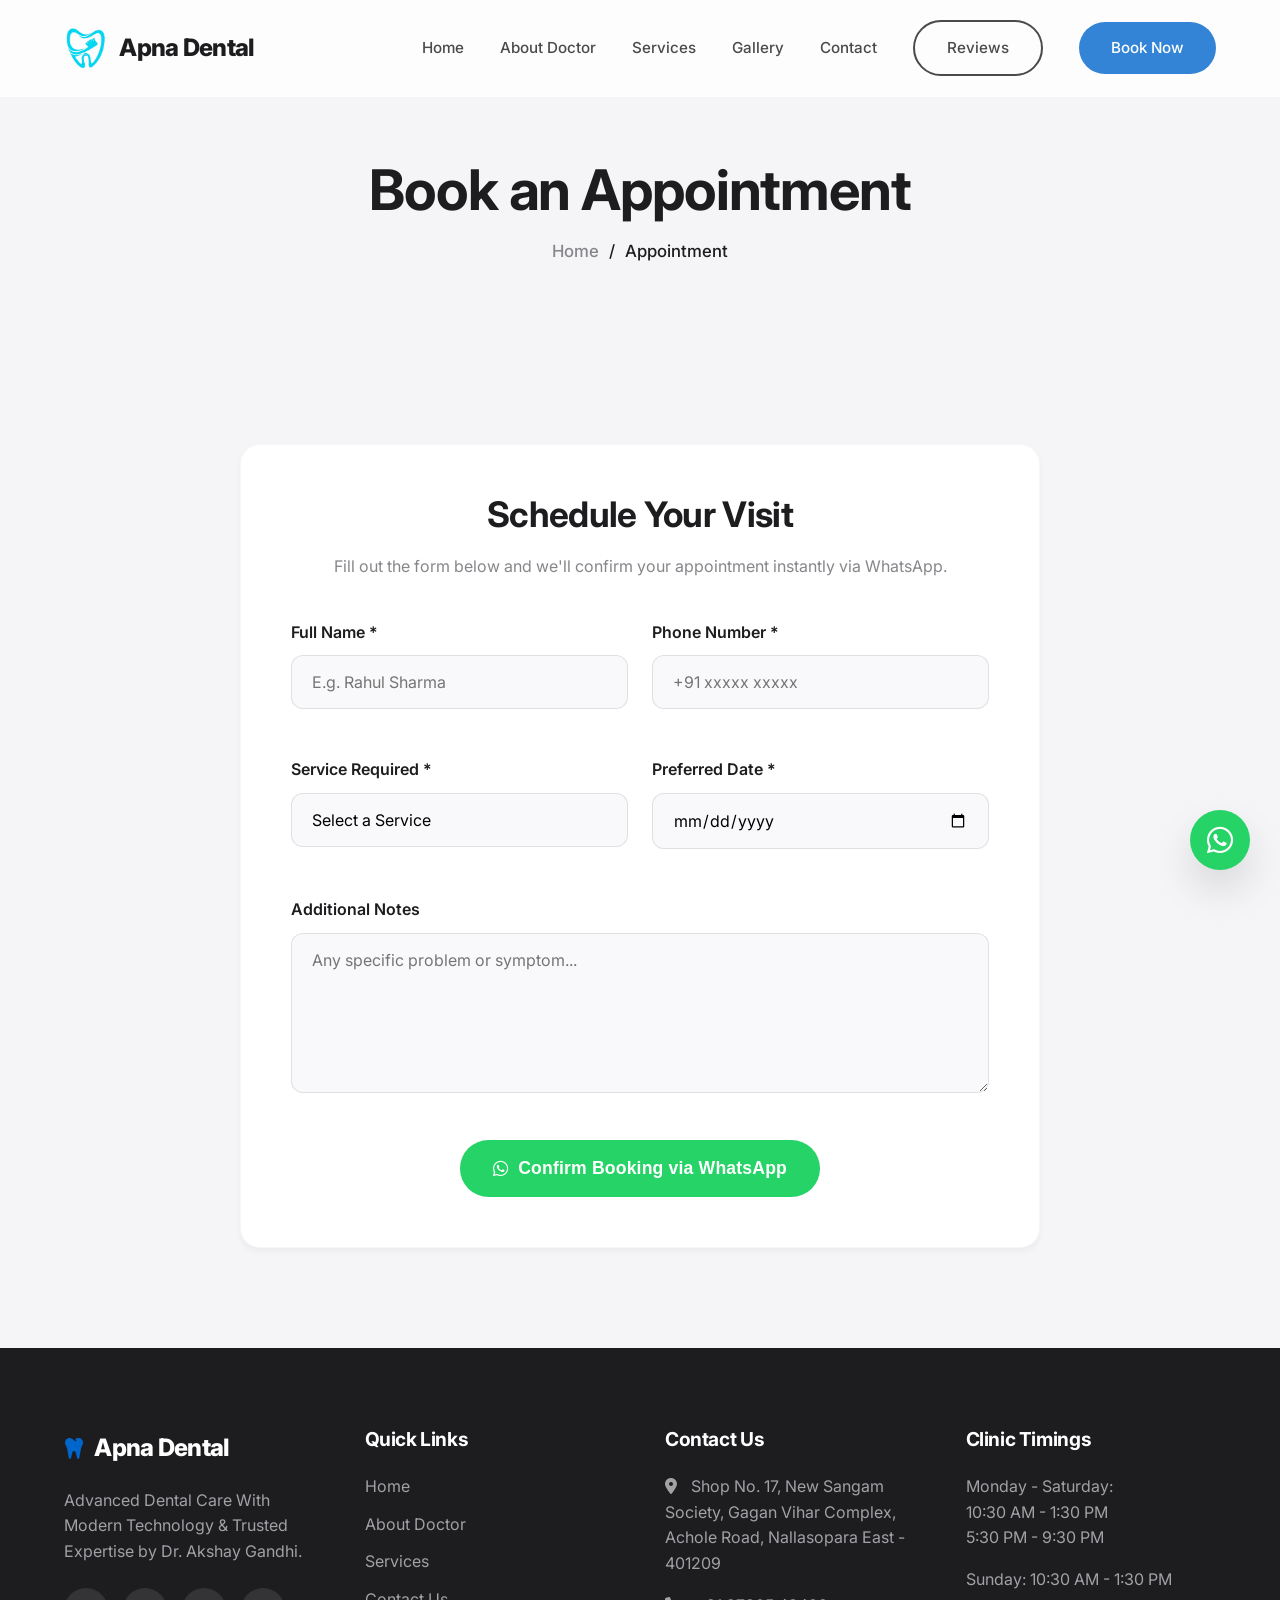
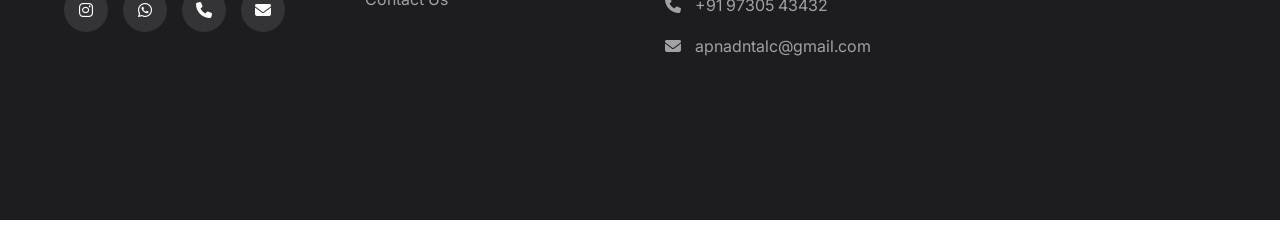
<file: appointment.html>
<!DOCTYPE html>
<html lang="en">

<head>
    <meta charset="UTF-8">
    <meta name="viewport" content="width=device-width, initial-scale=1.0">
    <title>Book Appointment | Apna Dental Clinic</title>
    <meta name="description"
        content="Schedule your dental appointment online at Apna Dental Clinic with Dr. Akshay Gandhi. Quick and easy booking via WhatsApp.">
    <meta name="keywords" content="Book Dentist Online, Dental Appointment Vasai, Dr. Akshay Gandhi Appointment">
    <link rel="shortcut icon" href="favicon.ico" type="image/x-icon">
    <!-- Font Awesome -->
    <link rel="stylesheet" href="https://cdnjs.cloudflare.com/ajax/libs/font-awesome/6.4.0/css/all.min.css">
    <!-- Custom CSS -->
    <link rel="stylesheet" href="assets/css/style.css">
</head>

<body>

    <!-- Navbar -->
    <nav class="navbar">
        <div class="container">
            <a href="index.html" class="logo">
                <img src="assets/images/logo.png" alt="Apna Dental Logo" class="logo-img">
                <span>Apna Dental</span>
            </a>
            <ul class="nav-links">
                <li class="nav-item"><a href="index.html">Home</a></li>
                <li class="nav-item"><a href="about.html">About Doctor</a></li>
                <li class="nav-item"><a href="services.html">Services</a></li>
                <li class="nav-item"><a href="gallery.html">Gallery</a></li>
                <li class="nav-item"><a href="contact.html">Contact</a></li>
                <li class="nav-item"><a href="index.html#reviews" class="btn btn-outline">Reviews</a></li>
                <li class="nav-item"><a href="appointment.html" class="btn btn-primary">Book Now</a></li>
            </ul>
            <button class="hamburger">
                <i class="fa-solid fa-bars"></i>
            </button>
        </div>
    </nav>

    <!-- Floating WhatsApp -->
    <a href="https://wa.me/919730543432" target="_blank" class="floating-whatsapp" title="Consult on WhatsApp">
        <i class="fa-brands fa-whatsapp"></i>
    </a>

    <!-- Page Header -->
    <header class="page-header">
        <div class="container reveal">
            <h1 class="page-title">Book an Appointment</h1>
            <div class="breadcrumb">
                <a href="index.html">Home</a>
                <span>/</span>
                <span>Appointment</span>
            </div>
        </div>
    </header>

    <!-- Appointment Section -->
    <section class="section" style="background-color: var(--light-bg);">
        <div class="container">
            <div class="card reveal appointment-card" style="max-width: 800px; margin: 0 auto; text-align: left; padding: 50px;">
                <h2 class="appointment-title" style="margin-bottom: 20px; text-align: center; font-size: 2.2rem;">Schedule Your Visit</h2>
                <p class="appointment-subtitle" style="text-align: center; margin-bottom: 40px; color: var(--text-color);">Fill out the form below
                    and we'll confirm your appointment instantly via WhatsApp.</p>

                <!-- Validation Error Banner -->
                <div id="appt-error"
                    style="display: none; background: #fff0f0; border: 1px solid #ffcccc; border-radius: 12px; padding: 14px 20px; margin-bottom: 24px; color: #c0392b; font-weight: 600; font-size: 0.95rem;">
                </div>

                <form id="appointment-form" novalidate>
                    <div class="appointment-grid" style="display: grid; grid-template-columns: repeat(auto-fit, minmax(300px, 1fr)); gap: 24px;">
                        <div class="form-group">
                            <label for="appt-name"
                                style="display: block; margin-bottom: 10px; font-weight: 600; color: var(--accent-color);">Full
                                Name *</label>
                            <input id="appt-name" type="text" class="form-control" placeholder="E.g. Rahul Sharma">
                        </div>
                        <div class="form-group">
                            <label for="appt-phone"
                                style="display: block; margin-bottom: 10px; font-weight: 600; color: var(--accent-color);">Phone
                                Number *</label>
                            <input id="appt-phone" type="tel" class="form-control" placeholder="+91 xxxxx xxxxx">
                        </div>
                        <div class="form-group">
                            <label for="appt-service"
                                style="display: block; margin-bottom: 10px; font-weight: 600; color: var(--accent-color);">Service
                                Required *</label>
                            <select id="appt-service" class="form-control" style="appearance: none;">
                                <option value="" disabled selected>Select a Service</option>
                                <option value="General Checkup">General Checkup</option>
                                <option value="Root Canal Treatment">Root Canal Treatment</option>
                                <option value="Teeth Whitening">Teeth Whitening</option>
                                <option value="Dental Implants">Dental Implants</option>
                                <option value="Braces &amp; Aligners">Braces &amp; Aligners</option>
                                <option value="Kids Dentistry">Kids Dentistry</option>
                                <option value="Smile Designing">Smile Designing</option>
                                <option value="Tooth Extraction">Tooth Extraction</option>
                                <option value="Dental Cleaning">Dental Cleaning</option>
                                <option value="Other">Other</option>
                            </select>
                        </div>
                        <div class="form-group">
                            <label for="appt-date"
                                style="display: block; margin-bottom: 10px; font-weight: 600; color: var(--accent-color);">Preferred
                                Date *</label>
                            <input id="appt-date" type="date" class="form-control">
                        </div>
                    </div>

                    <div class="form-group" style="margin-top: 24px;">
                        <label for="appt-notes"
                            style="display: block; margin-bottom: 10px; font-weight: 600; color: var(--accent-color);">Additional
                            Notes</label>
                        <textarea id="appt-notes" class="form-control"
                            placeholder="Any specific problem or symptom..."></textarea>
                    </div>

                    <div style="text-align: center; margin-top: 40px;">
                        <button id="appt-submit" type="submit" class="btn btn-whatsapp appt-submit-btn">
                            <i class="fa-brands fa-whatsapp appt-btn-icon"></i>
                            <span class="appt-btn-text">Confirm Booking via WhatsApp</span>
                            <span class="appt-btn-loading" style="display:none;"><i
                                    class="fa-solid fa-circle-notch fa-spin"></i> Sending...</span>
                        </button>
                    </div>
                </form>
            </div>
        </div>
    </section>

    <!-- Footer -->
    <footer class="footer">
        <div class="container">
            <div class="footer-grid reveal">
                <div class="footer-col">
                    <a href="index.html" class="logo" style="color: white; margin-bottom: 20px;">
                        <i class="fa-solid fa-tooth"></i> Apna Dental
                    </a>
                    <p>Advanced Dental Care With Modern Technology & Trusted Expertise by Dr. Akshay Gandhi.</p>
                    <div class="social-links">
                        <a href="https://www.instagram.com/apna.dental.clinic?utm_source=qr&igsh=MWJxanp1cTd5NDdrZw=="
                            target="_blank" title="Instagram"><i class="fa-brands fa-instagram"></i></a>
                        <a href="https://wa.me/919730543432" target="_blank" title="WhatsApp"><i
                                class="fa-brands fa-whatsapp"></i></a>
                        <a href="tel:+919730543432" title="Call Us"><i class="fa-solid fa-phone"></i></a>
                        <a href="mailto:apnadntalc@gmail.com" title="Email Us"><i
                                class="fa-solid fa-envelope"></i></a>
                    </div>
                </div>
                <div class="footer-col">
                    <h4>Quick Links</h4>
                    <ul class="footer-links" style="list-style: none;">
                        <li><a href="index.html">Home</a></li>
                        <li><a href="about.html">About Doctor</a></li>
                        <li><a href="services.html">Services</a></li>
                        <li><a href="contact.html">Contact Us</a></li>
                    </ul>
                </div>
                <div class="footer-col">
                    <h4>Contact Us</h4>
                    <p><i class="fa-solid fa-location-dot" style="margin-right: 10px;"></i> Shop No. 17, New Sangam
                        Society, Gagan Vihar Complex, Achole Road, Nallasopara East - 401209</p>
                    <p><i class="fa-solid fa-phone" style="margin-right: 10px;"></i> +91 97305 43432</p>
                    <p><i class="fa-solid fa-envelope" style="margin-right: 10px;"></i> apnadntalc@gmail.com</p>
                </div>
                <div class="footer-col">
                    <h4>Clinic Timings</h4>
                    <p>Monday - Saturday:<br> 10:30 AM - 1:30 PM<br> 5:30 PM - 9:30 PM</p>
                    <p>Sunday: 10:30 AM - 1:30 PM</p>
                </div>
            </div>
            <div class="footer-bottom reveal">
                <p>&copy; 2026 Apna Dental Clinic. All Rights Reserved.</p>
            </div>
        </div>
    </footer>

    <!-- Custom JS -->
    <script src="assets/js/script.js"></script>

    <!-- WhatsApp Appointment Booking Script -->
    <script>
        (function () {
            const WA_NUMBER = '919730543432';

            const form = document.getElementById('appointment-form');
            const nameEl = document.getElementById('appt-name');
            const phoneEl = document.getElementById('appt-phone');
            const serviceEl = document.getElementById('appt-service');
            const dateEl = document.getElementById('appt-date');
            const notesEl = document.getElementById('appt-notes');
            const submitBtn = document.getElementById('appt-submit');
            const errorBox = document.getElementById('appt-error');
            const btnText = submitBtn.querySelector('.appt-btn-text');
            const btnLoad = submitBtn.querySelector('.appt-btn-loading');
            const btnIcon = submitBtn.querySelector('.appt-btn-icon');

            /* ── Highlight invalid fields ── */
            function markField(el, valid) {
                el.style.borderColor = valid ? '' : '#e74c3c';
                el.style.boxShadow = valid ? '' : '0 0 0 4px rgba(231,76,60,0.12)';
            }

            /* ── Validate & build WhatsApp message ── */
            function validate() {
                const errors = [];
                const name = nameEl.value.trim();
                const phone = phoneEl.value.trim();
                const service = serviceEl.value;
                const date = dateEl.value;

                markField(nameEl, !!name);
                markField(phoneEl, !!phone);
                markField(serviceEl, !!service);
                markField(dateEl, !!date);

                if (!name) errors.push('Full Name is required.');
                if (!phone) errors.push('Phone Number is required.');
                if (!service) errors.push('Please select a service.');
                if (!date) errors.push('Please choose a preferred date.');

                return { errors, name, phone, service, date };
            }

            /* ── Format date nicely ── */
            function formatDate(dateStr) {
                if (!dateStr) return 'Not specified';
                const [y, m, d] = dateStr.split('-');
                const months = ['Jan', 'Feb', 'Mar', 'Apr', 'May', 'Jun', 'Jul', 'Aug', 'Sep', 'Oct', 'Nov', 'Dec'];
                return `${d} ${months[parseInt(m, 10) - 1]} ${y}`;
            }

            /* ── Build the WhatsApp message (UTF-8 template literal) ── */
            function buildMessage(name, phone, service, date, notes) {
                const cleanNotes = notes || 'None';

                return `
Hello Apna Dental Clinic,

I would like to book an appointment.

Patient Details:

👤 Full Name: ${name}
📞 Phone Number: ${phone}
🦷 Service: ${service}
📅 Preferred Date: ${formatDate(date)}
📝 Notes: ${cleanNotes}

Please confirm my appointment.
Thank you!
`;
            }

            /* ── Show / hide loading state ── */
            function setLoading(on) {
                submitBtn.disabled = on;
                btnText.style.display = on ? 'none' : 'inline';
                btnLoad.style.display = on ? 'inline' : 'none';
                btnIcon.style.display = on ? 'none' : 'inline';
            }

            /* ── Main submit handler ── */
            form.addEventListener('submit', function (e) {
                e.preventDefault();

                const { errors, name, phone, service, date } = validate();

                if (errors.length) {
                    errorBox.innerHTML = '\u26A0\uFE0F ' + errors.join(' &nbsp;|&nbsp; ');
                    errorBox.style.display = 'block';
                    errorBox.scrollIntoView({ behavior: 'smooth', block: 'center' });
                    return;
                }

                errorBox.style.display = 'none';

                const notes = notesEl.value.trim();
                const message = buildMessage(name, phone, service, date, notes);
                const waURL = `https://wa.me/${WA_NUMBER}?text=${encodeURIComponent(message)}`;

                /* Show loading for 800 ms to give visual feedback, then open WA */
                setLoading(true);
                setTimeout(function () {
                    window.open(waURL, '_blank', 'noopener,noreferrer');
                    setLoading(false);
                }, 800);
            });

            /* ── Clear field error on user input ── */
            [nameEl, phoneEl, serviceEl, dateEl].forEach(function (el) {
                el.addEventListener('input', function () { markField(el, true); });
                el.addEventListener('change', function () { markField(el, true); });
            });
        })();
    </script>
</body>

</html>
</file>
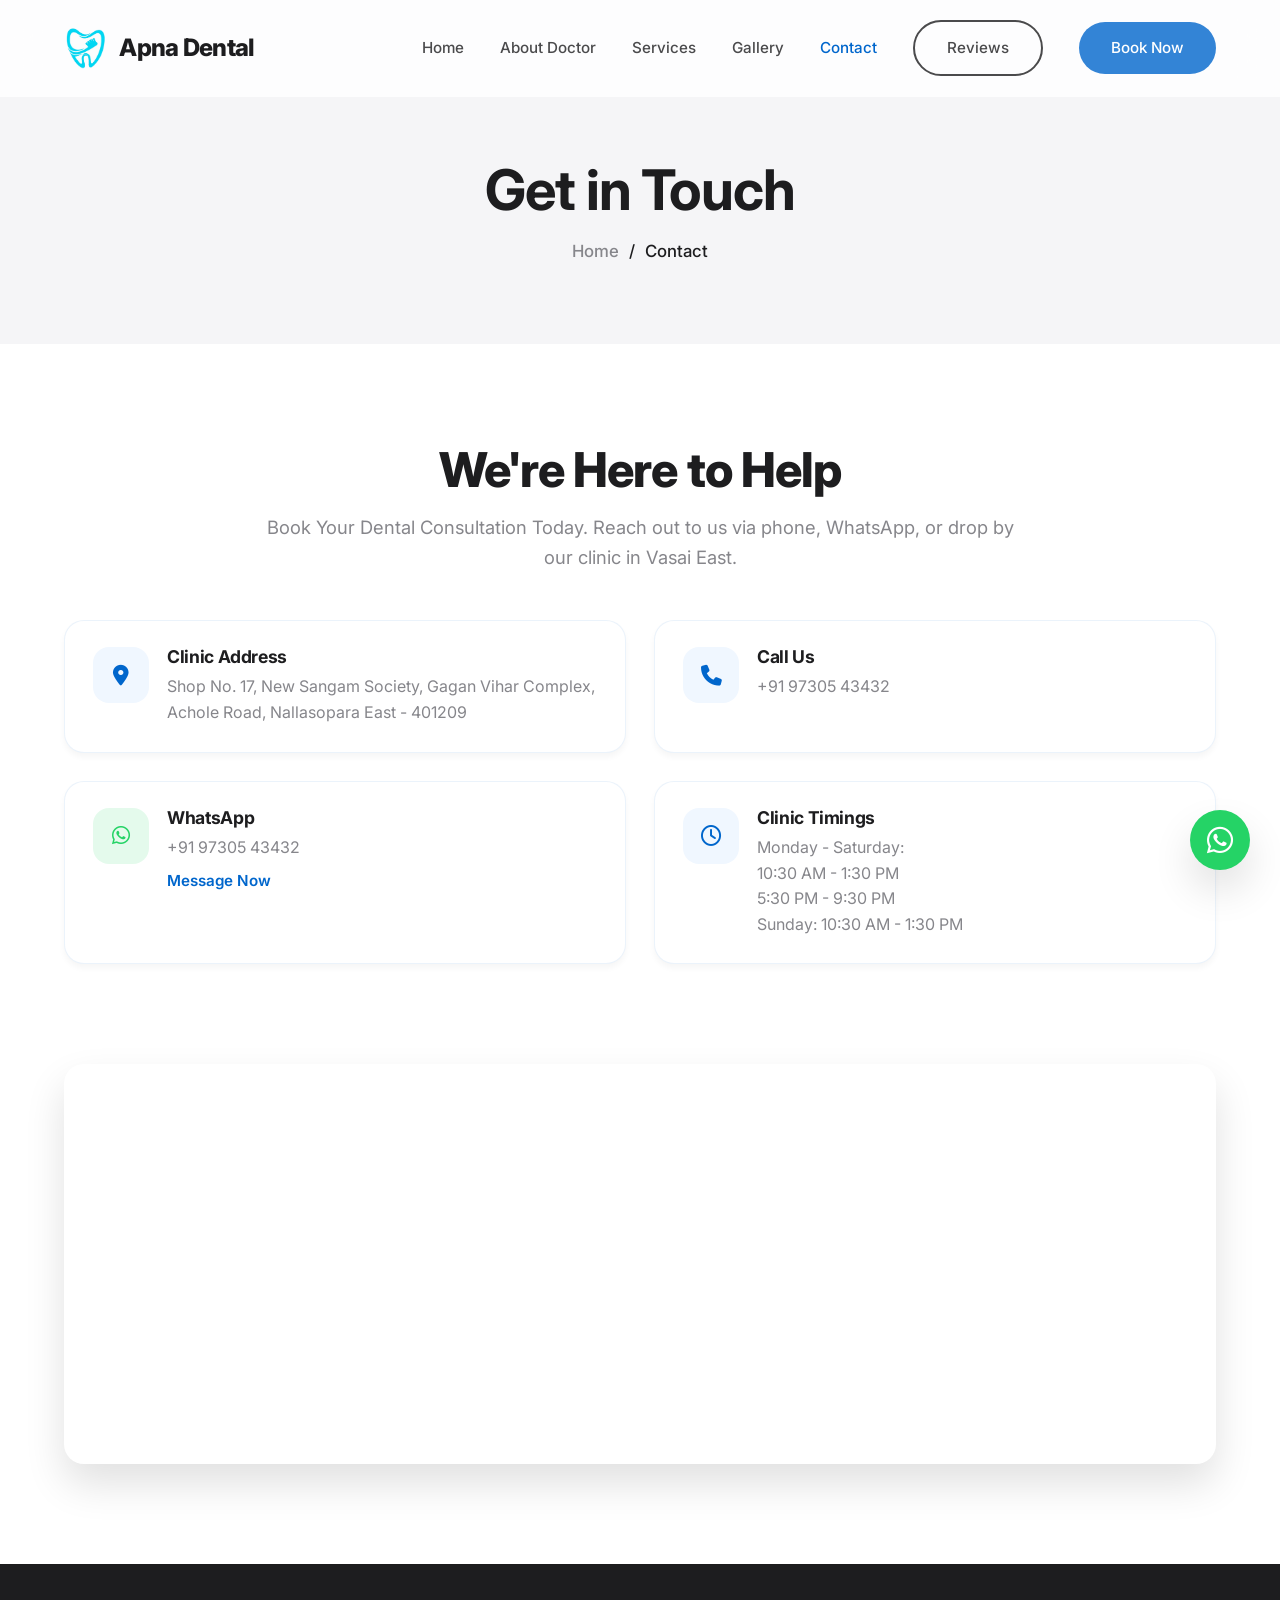
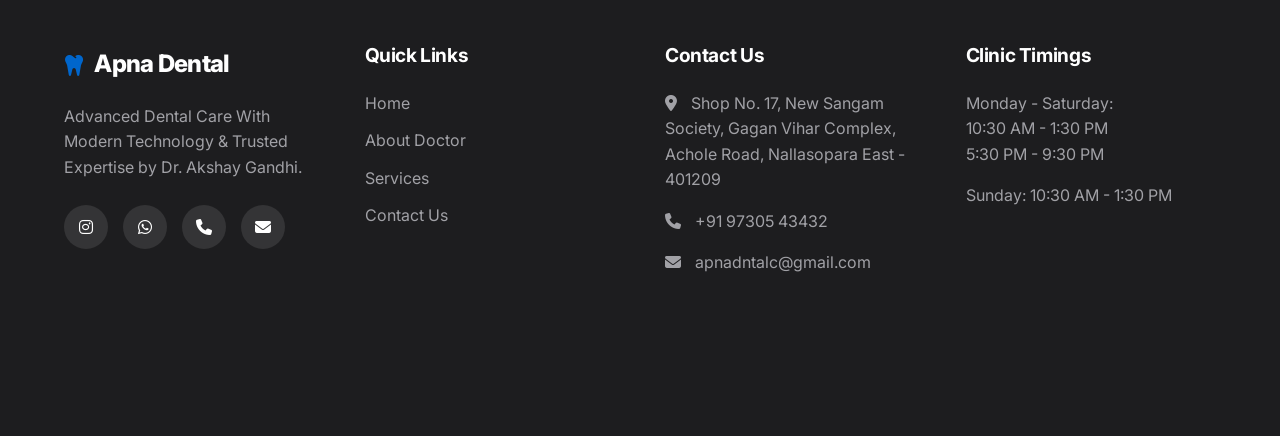
<file: contact.html>
<!DOCTYPE html>
<html lang="en">
<head>
    <meta charset="UTF-8">
    <meta name="viewport" content="width=device-width, initial-scale=1.0">
    <title>Contact Us | Apna Dental Clinic</title>
    <meta name="description" content="Contact Apna Dental Clinic in Vasai East. Book your dental consultation today with Dr. Akshay Gandhi. Located at Achole Road.">
    <meta name="keywords" content="Contact Dentist Vasai, Dental Clinic Address Vasai, Book Appointment Dentist">
    <link rel="shortcut icon" href="favicon.ico" type="image/x-icon">
    <!-- Font Awesome -->
    <link rel="stylesheet" href="https://cdnjs.cloudflare.com/ajax/libs/font-awesome/6.4.0/css/all.min.css">
    <!-- Custom CSS -->
    <link rel="stylesheet" href="assets/css/style.css">
</head>
<body>

    <!-- Navbar -->
    <nav class="navbar">
        <div class="container">
            <a href="index.html" class="logo">
                <img src="assets/images/logo.png" alt="Apna Dental Logo" class="logo-img">
                <span>Apna Dental</span>
            </a>
            <ul class="nav-links">
                <li class="nav-item"><a href="index.html">Home</a></li>
                <li class="nav-item"><a href="about.html">About Doctor</a></li>
                <li class="nav-item"><a href="services.html">Services</a></li>
                <li class="nav-item"><a href="gallery.html">Gallery</a></li>
                <li class="nav-item"><a href="contact.html" class="active">Contact</a></li>
                 <li class="nav-item"><a href="index.html#reviews" class="btn btn-outline">Reviews</a></li>
                     <li class="nav-item"><a href="appointment.html" class="btn btn-primary">Book Now</a></li>
            </ul>
            <button class="hamburger">
                <i class="fa-solid fa-bars"></i>
            </button>
        </div>
    </nav>

    <!-- Floating WhatsApp -->
    <a href="https://wa.me/919730543432" target="_blank" class="floating-whatsapp" title="Consult on WhatsApp">
        <i class="fa-brands fa-whatsapp"></i>
    </a>

    <!-- Page Header -->
    <header class="page-header">
        <div class="container reveal">
            <h1 class="page-title">Get in Touch</h1>
            <div class="breadcrumb">
                <a href="index.html">Home</a>
                <span>/</span>
                <span>Contact</span>
            </div>
        </div>
    </header>

    <!-- Contact Section -->
    <section class="section contact-section">
        <div class="container">
            <div class="contact-header reveal">
                <h2 class="section-title contact-title">We're Here to Help</h2>
                <p class="contact-subtitle">Book Your Dental Consultation Today. Reach out to us via phone, WhatsApp,
                    or drop by our clinic in Vasai East.</p>
            </div>

            <div class="contact-grid">
                <div class="contact-card reveal">
                    <div class="contact-icon">
                        <i class="fa-solid fa-location-dot"></i>
                    </div>
                    <div class="contact-body">
                        <h4>Clinic Address</h4>
                        <p>Shop No. 17, New Sangam Society, Gagan Vihar Complex,<br>Achole Road, Nallasopara East -
                            401209</p>
                    </div>
                </div>

                <div class="contact-card reveal">
                    <div class="contact-icon">
                        <i class="fa-solid fa-phone"></i>
                    </div>
                    <div class="contact-body">
                        <h4>Call Us</h4>
                        <p>+91 97305 43432</p>
                    </div>
                </div>

                <div class="contact-card contact-card--whatsapp reveal">
                    <div class="contact-icon">
                        <i class="fa-brands fa-whatsapp"></i>
                    </div>
                    <div class="contact-body">
                        <h4>WhatsApp</h4>
                        <p>+91 97305 43432</p>
                        <a href="https://wa.me/919730543432" target="_blank" class="contact-link">Message Now</a>
                    </div>
                </div>

                <div class="contact-card reveal">
                    <div class="contact-icon">
                        <i class="fa-regular fa-clock"></i>
                    </div>
                    <div class="contact-body">
                        <h4>Clinic Timings</h4>
                        <p>Monday - Saturday:<br> 10:30 AM - 1:30 PM<br> 5:30 PM - 9:30 PM<br>Sunday: 10:30 AM -
                            1:30 PM</p>
                    </div>
                </div>
            </div>
        </div>
    </section>

    <!-- Map Section -->
    <section class="section" style="padding-top: 0;">
        <div class="container reveal">
            <div class="map-container" style="height: 400px; border-radius: var(--radius-md);">
                <iframe src="https://www.google.com/maps?q=19.4106006,72.8268698&hl=en&z=18&output=embed" width="100%" height="100%" style="border:0;" allowfullscreen="" loading="lazy" referrerpolicy="no-referrer-when-downgrade"></iframe>
            </div>
        </div>
    </section>

    <!-- Footer -->
    <footer class="footer">
        <div class="container">
            <div class="footer-grid reveal">
                <div class="footer-col">
                    <a href="index.html" class="logo" style="color: white; margin-bottom: 20px;">
                        <i class="fa-solid fa-tooth"></i> Apna Dental
                    </a>
                    <p>Advanced Dental Care With Modern Technology & Trusted Expertise by Dr. Akshay Gandhi.</p>
                    <div class="social-links">
                        <a href="https://www.instagram.com/apna.dental.clinic?utm_source=qr&igsh=MWJxanp1cTd5NDdrZw==" target="_blank" title="Instagram"><i class="fa-brands fa-instagram"></i></a>
                        <a href="https://wa.me/919730543432" target="_blank" title="WhatsApp"><i class="fa-brands fa-whatsapp"></i></a>
                        <a href="tel:+919730543432" title="Call Us"><i class="fa-solid fa-phone"></i></a>
                        <a href="mailto:apnadntalc@gmail.com" title="Email Us"><i class="fa-solid fa-envelope"></i></a>
                    </div>
                </div>
                <div class="footer-col">
                    <h4>Quick Links</h4>
                    <ul class="footer-links" style="list-style: none;">
                        <li><a href="index.html">Home</a></li>
                        <li><a href="about.html">About Doctor</a></li>
                        <li><a href="services.html">Services</a></li>
                        <li><a href="contact.html">Contact Us</a></li>
                    </ul>
                </div>
                <div class="footer-col">
                    <h4>Contact Us</h4>
                    <p><i class="fa-solid fa-location-dot" style="margin-right: 10px;"></i> Shop No. 17, New Sangam Society, Gagan Vihar Complex, Achole Road, Nallasopara East - 401209</p>
                    <p><i class="fa-solid fa-phone" style="margin-right: 10px;"></i> +91 97305 43432</p>
                    <p><i class="fa-solid fa-envelope" style="margin-right: 10px;"></i> apnadntalc@gmail.com</p>
                </div>
                <div class="footer-col">
                    <h4>Clinic Timings</h4>
                    <p>Monday - Saturday:<br> 10:30 AM - 1:30 PM<br> 5:30 PM - 9:30 PM</p>
                    <p>Sunday: 10:30 AM - 1:30 PM</p>
                </div>
            </div>
            <div class="footer-bottom reveal">
                <p>&copy; 2026 Apna Dental Clinic. All Rights Reserved.</p>
            </div>
        </div>
    </footer>

    <!-- Custom JS -->
    <script src="assets/js/script.js"></script>
</body>
</html>
</file>
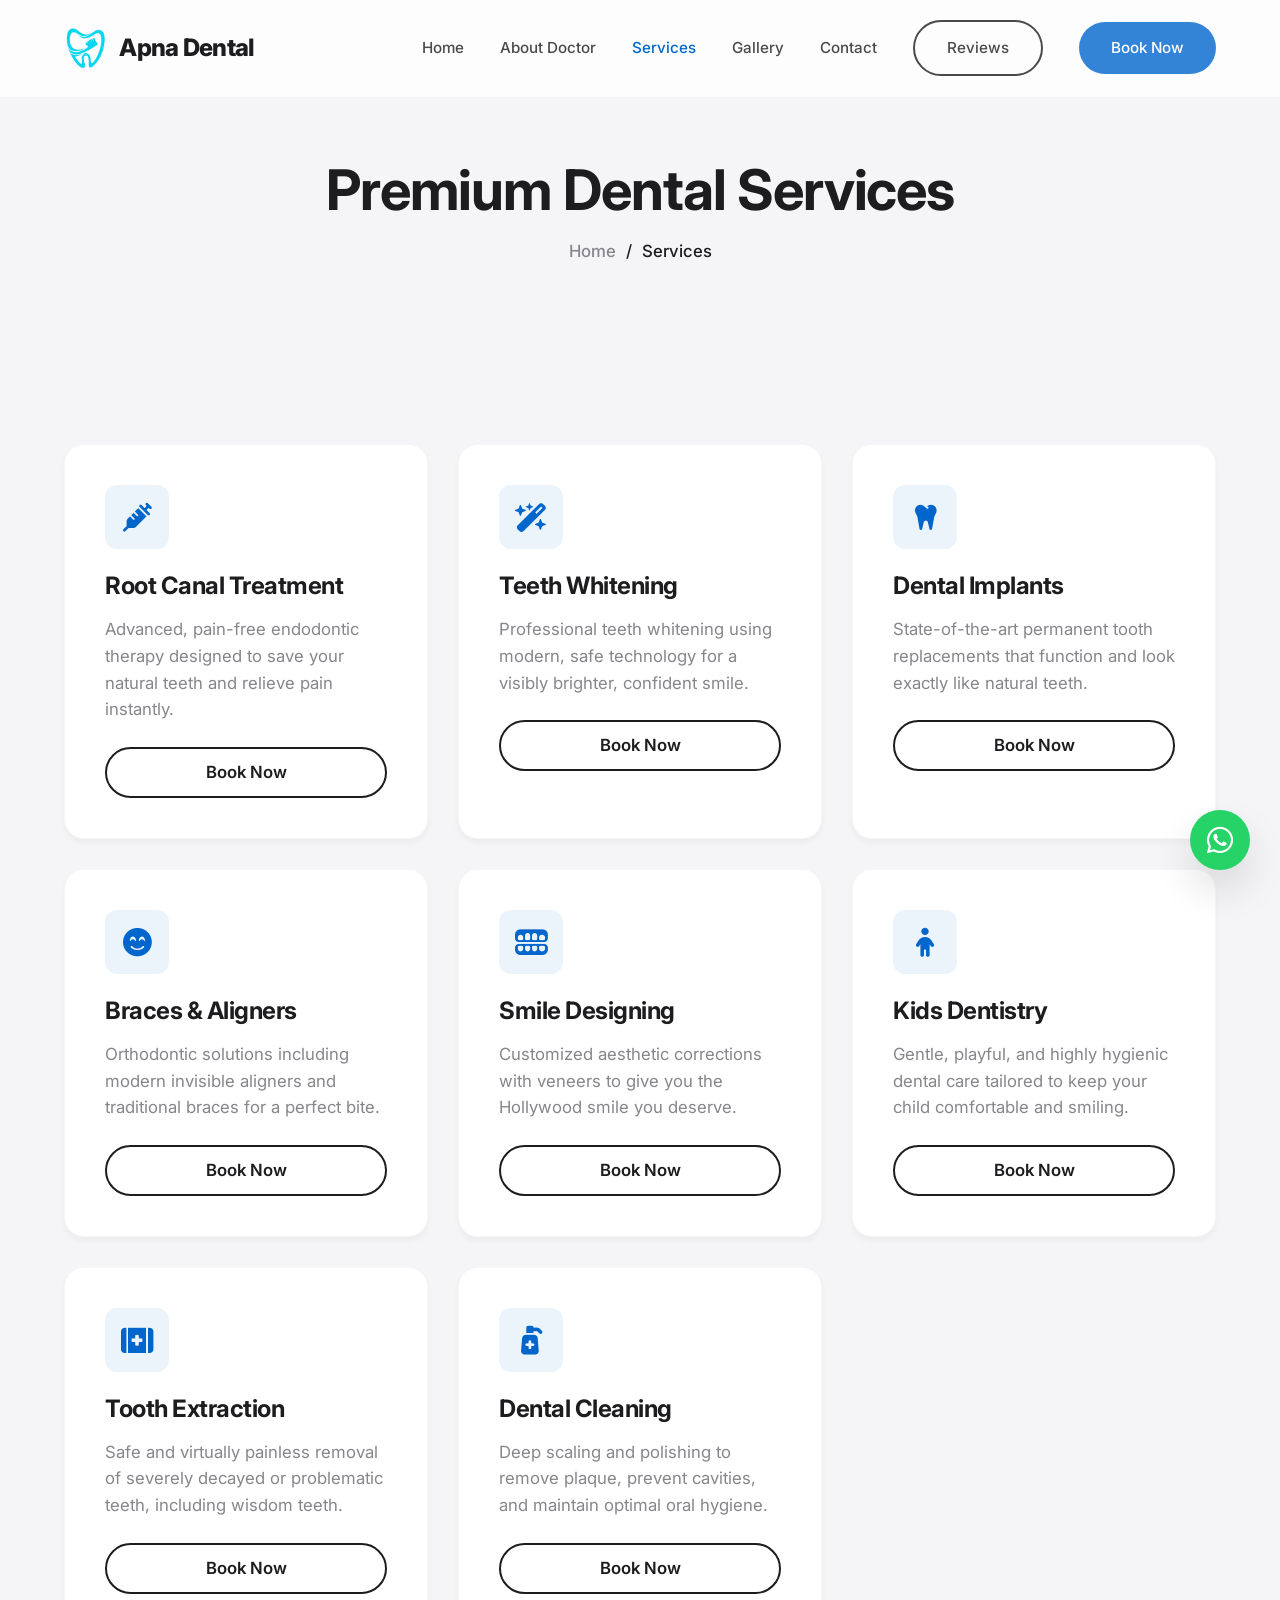
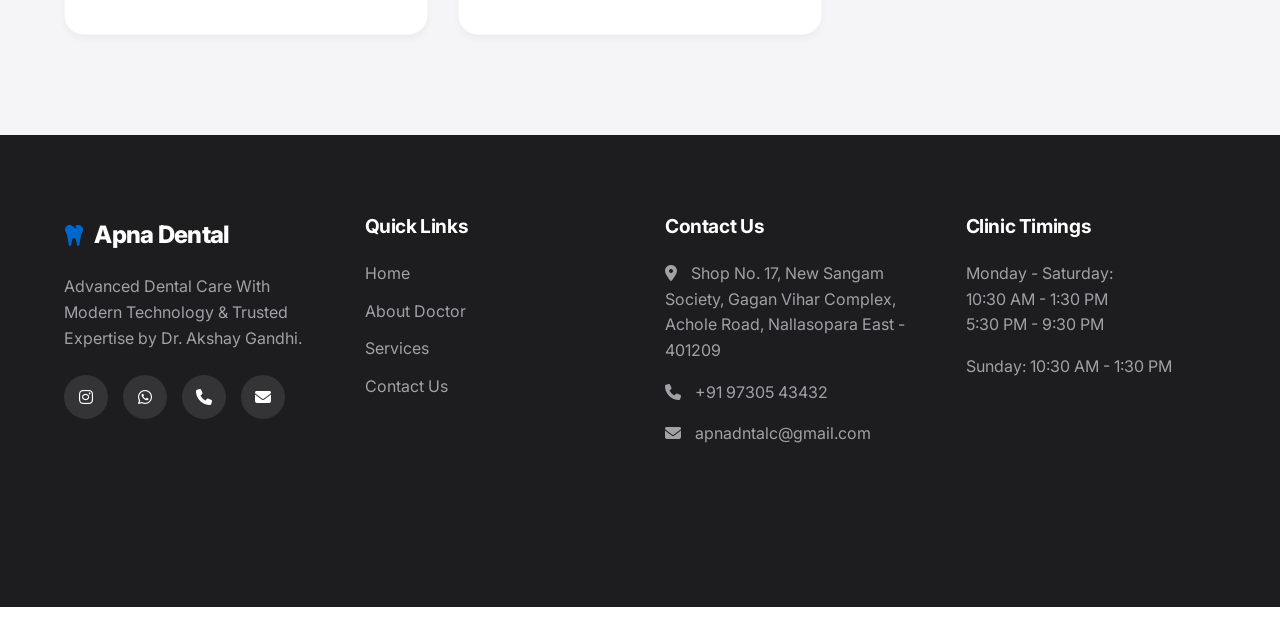
<file: services.html>
<!DOCTYPE html>
<html lang="en">

<head>
    <meta charset="UTF-8">
    <meta name="viewport" content="width=device-width, initial-scale=1.0">
    <title>Our Services | Apna Dental Clinic</title>
    <meta name="description"
        content="Explore our premium dental services including Implants, Root Canals, Smile Designing, and more at Apna Dental Clinic.">
    <!-- Font Awesome -->
    <link rel="stylesheet" href="https://cdnjs.cloudflare.com/ajax/libs/font-awesome/6.4.0/css/all.min.css">
    <!-- Custom CSS -->
    <link rel="stylesheet" href="assets/css/style.css">
</head>

<body>

    <!-- Navbar -->
    <nav class="navbar">
        <div class="container">
            <a href="index.html" class="logo">
                <img src="assets/images/logo.png" alt="Apna Dental Logo" class="logo-img">
                <span>Apna Dental</span>
            </a>
            <ul class="nav-links">
                <li class="nav-item"><a href="index.html">Home</a></li>
                <li class="nav-item"><a href="about.html">About Doctor</a></li>
                <li class="nav-item"><a href="services.html" class="active">Services</a></li>
                <li class="nav-item"><a href="gallery.html">Gallery</a></li>
                <li class="nav-item"><a href="contact.html">Contact</a></li>
                <li class="nav-item"><a href="index.html#reviews" class="btn btn-outline">Reviews</a></li>
                <li class="nav-item"><a href="appointment.html" class="btn btn-primary">Book Now</a></li>
            </ul>
            <button class="hamburger">
                <i class="fa-solid fa-bars"></i>
            </button>
        </div>
    </nav>

    <!-- Floating WhatsApp -->
    <a href="https://wa.me/919730543432" target="_blank" class="floating-whatsapp" title="Consult on WhatsApp">
        <i class="fa-brands fa-whatsapp"></i>
    </a>

    <!-- Page Header -->
    <header class="page-header">
        <div class="container reveal">
            <h1 class="page-title">Premium Dental Services</h1>
            <div class="breadcrumb">
                <a href="index.html">Home</a>
                <span>/</span>
                <span>Services</span>
            </div>
        </div>
    </header>

    <!-- Services Section -->
    <section class="section" style="background-color: var(--light-bg);">
        <div class="container">
            <div class="grid-3">
                <!-- Service 1 -->
                <div class="card reveal">
                    <div class="card-icon"><i class="fa-solid fa-syringe"></i></div>
                    <h3 class="card-title">Root Canal Treatment</h3>
                    <p class="card-desc">Advanced, pain-free endodontic therapy designed to save your natural teeth and
                        relieve pain instantly.</p>
                    <a href="appointment.html" class="btn btn-outline" style="width: 100%; padding: 10px;">Book Now</a>
                </div>
                <!-- Service 2 -->
                <div class="card reveal">
                    <div class="card-icon"><i class="fa-solid fa-wand-magic-sparkles"></i></div>
                    <h3 class="card-title">Teeth Whitening</h3>
                    <p class="card-desc">Professional teeth whitening using modern, safe technology for a visibly
                        brighter, confident smile.</p>
                    <a href="appointment.html" class="btn btn-outline" style="width: 100%; padding: 10px;">Book Now</a>
                </div>
                <!-- Service 3 -->
                <div class="card reveal">
                    <div class="card-icon"><i class="fa-solid fa-tooth"></i></div>
                    <h3 class="card-title">Dental Implants</h3>
                    <p class="card-desc">State-of-the-art permanent tooth replacements that function and look exactly
                        like natural teeth.</p>
                    <a href="appointment.html" class="btn btn-outline" style="width: 100%; padding: 10px;">Book Now</a>
                </div>
                <!-- Service 4 -->
                <div class="card reveal">
                    <div class="card-icon"><i class="fa-solid fa-face-smile-beam"></i></div>
                    <h3 class="card-title">Braces & Aligners</h3>
                    <p class="card-desc">Orthodontic solutions including modern invisible aligners and traditional
                        braces for a perfect bite.</p>
                    <a href="appointment.html" class="btn btn-outline" style="width: 100%; padding: 10px;">Book Now</a>
                </div>
                <!-- Service 5 -->
                <div class="card reveal">
                    <div class="card-icon"><i class="fa-solid fa-teeth-open"></i></div>
                    <h3 class="card-title">Smile Designing</h3>
                    <p class="card-desc">Customized aesthetic corrections with veneers to give you the Hollywood smile
                        you deserve.</p>
                    <a href="appointment.html" class="btn btn-outline" style="width: 100%; padding: 10px;">Book Now</a>
                </div>
                <!-- Service 6 -->
                <div class="card reveal">
                    <div class="card-icon"><i class="fa-solid fa-child"></i></div>
                    <h3 class="card-title">Kids Dentistry</h3>
                    <p class="card-desc">Gentle, playful, and highly hygienic dental care tailored to keep your child
                        comfortable and smiling.</p>
                    <a href="appointment.html" class="btn btn-outline" style="width: 100%; padding: 10px;">Book Now</a>
                </div>
                <!-- Service 7 -->
                <div class="card reveal">
                    <div class="card-icon"><i class="fa-solid fa-kit-medical"></i></div>
                    <h3 class="card-title">Tooth Extraction</h3>
                    <p class="card-desc">Safe and virtually painless removal of severely decayed or problematic teeth,
                        including wisdom teeth.</p>
                    <a href="appointment.html" class="btn btn-outline" style="width: 100%; padding: 10px;">Book Now</a>
                </div>
                <!-- Service 8 -->
                <div class="card reveal">
                    <div class="card-icon"><i class="fa-solid fa-pump-medical"></i></div>
                    <h3 class="card-title">Dental Cleaning</h3>
                    <p class="card-desc">Deep scaling and polishing to remove plaque, prevent cavities, and maintain
                        optimal oral hygiene.</p>
                    <a href="appointment.html" class="btn btn-outline" style="width: 100%; padding: 10px;">Book Now</a>
                </div>
            </div>
        </div>
    </section>

    <!-- Footer -->
    <footer class="footer">
        <div class="container">
            <div class="footer-grid reveal">
                <div class="footer-col">
                    <a href="index.html" class="logo" style="color: white; margin-bottom: 20px;">
                        <i class="fa-solid fa-tooth"></i> Apna Dental
                    </a>
                    <p>Advanced Dental Care With Modern Technology & Trusted Expertise by Dr. Akshay Gandhi.</p>
                    <div class="social-links">
                        <a href="https://www.instagram.com/apna.dental.clinic?utm_source=qr&igsh=MWJxanp1cTd5NDdrZw=="
                            target="_blank" title="Instagram"><i class="fa-brands fa-instagram"></i></a>
                        <a href="https://wa.me/919730543432" target="_blank" title="WhatsApp"><i
                                class="fa-brands fa-whatsapp"></i></a>
                        <a href="tel:+919730543432" title="Call Us"><i class="fa-solid fa-phone"></i></a>
                        <a href="mailto:apnadntalc@gmail.com" title="Email Us"><i
                                class="fa-solid fa-envelope"></i></a>
                    </div>
                </div>
                <div class="footer-col">
                    <h4>Quick Links</h4>
                    <ul class="footer-links" style="list-style: none;">
                        <li><a href="index.html">Home</a></li>
                        <li><a href="about.html">About Doctor</a></li>
                        <li><a href="services.html">Services</a></li>
                        <li><a href="contact.html">Contact Us</a></li>
                    </ul>
                </div>
                <div class="footer-col">
                    <h4>Contact Us</h4>
                    <p><i class="fa-solid fa-location-dot" style="margin-right: 10px;"></i> Shop No. 17, New Sangam
                        Society, Gagan Vihar Complex, Achole Road, Nallasopara East - 401209</p>
                    <p><i class="fa-solid fa-phone" style="margin-right: 10px;"></i> +91 97305 43432</p>
                    <p><i class="fa-solid fa-envelope" style="margin-right: 10px;"></i> apnadntalc@gmail.com</p>
                </div>
                <div class="footer-col">
                    <h4>Clinic Timings</h4>
                    <p>Monday - Saturday:<br> 10:30 AM - 1:30 PM<br> 5:30 PM - 9:30 PM</p>
                    <p>Sunday: 10:30 AM - 1:30 PM</p>
                </div>
            </div>
            <div class="footer-bottom reveal">
                <p>&copy; 2026 Apna Dental Clinic. All Rights Reserved.</p>
            </div>
        </div>
    </footer>

    <!-- Custom JS -->
    <script src="assets/js/script.js"></script>
</body>

</html>
</file>
<file: assets/css/style.css>
/* Google Fonts */
@import url('https://fonts.googleapis.com/css2?family=Inter:wght@300;400;500;600;700;800&display=swap');

/* CSS Variables */
:root {
  --primary-color: #0066cc;
  /* Apple-like vibrant blue */
  --primary-hover: #005bb5;
  --secondary-color: #f5f5f7;
  /* Apple off-white background */
  --accent-color: #1d1d1f;
  /* Apple dark text */
  --text-color: #86868b;
  /* Apple subtle text */
  --bg-color: #ffffff;
  /* Pure white */
  --light-bg: #f5f5f7;
  --whatsapp-color: #25D366;
  --shadow-sm: 0 4px 6px rgba(0, 0, 0, 0.04);
  --shadow-md: 0 10px 30px rgba(0, 0, 0, 0.08);
  --shadow-lg: 0 20px 40px rgba(0, 0, 0, 0.12);
  --radius-sm: 12px;
  --radius-md: 20px;
  --radius-lg: 30px;
  --transition: all 0.4s cubic-bezier(0.16, 1, 0.3, 1);
}

/* Reset & Base Styles */
* {
  margin: 0;
  padding: 0;
  box-sizing: border-box;
}

html {
  scroll-behavior: smooth;
}

body {
  font-family: 'Inter', -apple-system, BlinkMacSystemFont, sans-serif;
  color: var(--text-color);
  background-color: var(--bg-color);
  line-height: 1.6;
  overflow-x: hidden;
  -webkit-font-smoothing: antialiased;
}

h1,
h2,
h3,
h4,
h5,
h6 {
  color: var(--accent-color);
  font-weight: 700;
  line-height: 1.1;
  letter-spacing: -0.02em;
}

a {
  text-decoration: none;
  color: var(--primary-color);
  transition: var(--transition);
}

img {
  max-width: 100%;
  height: auto;
  display: block;
}

/* Utility Classes */
.container {
  max-width: 1200px;
  margin: 0 auto;
  padding: 0 24px;
}

.section {
  padding: 100px 0;
}

.section-title {
  text-align: center;
  font-size: 3rem;
  margin-bottom: 24px;
  font-weight: 800;
}

.section-subtitle {
  text-align: center;
  font-size: 1.25rem;
  color: var(--text-color);
  max-width: 700px;
  margin: 0 auto 60px;
}

/* Contact Section */
.contact-section {
  background: var(--bg-color);
}

.contact-header {
  text-align: center;
  margin-bottom: 48px;
}

.contact-title {
  margin-bottom: 16px;
}

.contact-subtitle {
  max-width: 760px;
  margin: 0 auto;
  font-size: 1.15rem;
  color: var(--text-color);
}

.contact-grid {
  display: grid;
  grid-template-columns: repeat(2, minmax(0, 1fr));
  gap: 28px;
}

.contact-card {
  background: #fff;
  border-radius: var(--radius-md);
  padding: 26px 28px;
  box-shadow: var(--shadow-sm);
  border: 1px solid rgba(0, 102, 204, 0.08);
  display: flex;
  gap: 18px;
  align-items: flex-start;
  transition: var(--transition);
}

.contact-card:hover {
  transform: translateY(-4px);
  box-shadow: var(--shadow-md);
}

.contact-icon {
  width: 56px;
  height: 56px;
  border-radius: 16px;
  background: #f0f7ff;
  color: var(--primary-color);
  display: flex;
  align-items: center;
  justify-content: center;
  font-size: 1.3rem;
  flex-shrink: 0;
}

.contact-card--whatsapp .contact-icon {
  background: rgba(37, 211, 102, 0.12);
  color: var(--whatsapp-color);
}

.contact-body h4 {
  margin-bottom: 8px;
  font-size: 1.1rem;
  color: var(--accent-color);
}

.contact-body p {
  color: var(--text-color);
  font-size: 1rem;
  line-height: 1.6;
}

.contact-link {
  display: inline-block;
  margin-top: 8px;
  font-weight: 600;
  font-size: 0.95rem;
}

.btn {
  display: inline-flex;
  align-items: center;
  justify-content: center;
  padding: 14px 32px;
  border-radius: 50px;
  font-weight: 600;
  font-size: 1.05rem;
  text-align: center;
  cursor: pointer;
  transition: var(--transition);
  border: none;
  gap: 10px;
}

.btn-primary {
  background-color: var(--primary-color);
  color: #fff !important;
}

.btn-primary:hover {
  background-color: var(--primary-hover);
  transform: scale(1.02);
  box-shadow: 0 10px 20px rgba(0, 102, 204, 0.2);
}

.btn-outline {
  background-color: transparent;
  color: var(--accent-color);
  border: 2px solid var(--accent-color);
}

.btn-outline:hover {
  background-color: var(--accent-color);
  color: #fff !important;
}

.btn-whatsapp {
  background-color: var(--whatsapp-color);
  color: #fff !important;
}

.btn-whatsapp:hover {
  background-color: #1ebe57;
  transform: scale(1.02);
  box-shadow: 0 10px 20px rgba(37, 211, 102, 0.3);
}

/* Navbar */
.navbar {
  position: fixed;
  top: 0;
  left: 0;
  width: 100%;
  background-color: rgba(255, 255, 255, 0.8);
  backdrop-filter: saturate(180%) blur(20px);
  -webkit-backdrop-filter: saturate(180%) blur(20px);
  z-index: 1000;
  transition: var(--transition);
  padding: 20px 0;
  border-bottom: 1px solid transparent;
}

.navbar.scrolled {
  padding: 15px 0;
  border-bottom: 1px solid rgba(0, 0, 0, 0.05);
  box-shadow: var(--shadow-sm);
}

.navbar .container {
  display: flex;
  justify-content: space-between;
  align-items: center;
}

.logo {
  font-size: 1.5rem;
  font-weight: 800;
  color: var(--accent-color);
  display: flex;
  align-items: center;
  gap: 10px;
  letter-spacing: -0.03em;
}

.logo i {
  color: var(--primary-color);
}

.navbar .logo img,
.logo-img {
  height: 42px;
  width: auto;
  object-fit: contain;
  display: block;
}

.nav-links {
  display: flex;
  align-items: center;
  gap: 36px;
  list-style: none;
}

.nav-item a {
  color: var(--accent-color);
  font-weight: 500;
  font-size: 0.95rem;
  position: relative;
  opacity: 0.8;
}

.nav-item a:hover,
.nav-item a.active {
  opacity: 1;
  color: var(--primary-color);
}

.hamburger {
  display: none;
  cursor: pointer;
  background: none;
  border: none;
  font-size: 1.5rem;
  color: var(--accent-color);
}

/* Floating WhatsApp */
.floating-whatsapp {
  position: fixed;
  bottom: 30px;
  right: 30px;
  background-color: var(--whatsapp-color);
  color: white;
  width: 60px;
  height: 60px;
  border-radius: 50%;
  display: flex;
  align-items: center;
  justify-content: center;
  font-size: 30px;
  box-shadow: var(--shadow-lg);
  z-index: 1000;
  transition: var(--transition);
  text-decoration: none;
}

.floating-whatsapp:hover {
  transform: scale(1.1) rotate(10deg);
  background-color: #1ebe57;
  color: white;
}

/* Hero Section */
.hero {
  padding-top: 160px;
  padding-bottom: 100px;
  background: radial-gradient(circle at center, #ffffff 0%, var(--secondary-color) 100%);
  position: relative;
  overflow: hidden;
  min-height: 90vh;
  display: flex;
  align-items: center;
}

.hero-content {
  display: flex;
  align-items: center;
  justify-content: space-between;
  gap: 60px;
}

.hero-text {
  flex: 1.2;
}

.hero-title {
  font-size: 4.5rem;
  margin-bottom: 24px;
  color: var(--accent-color);
}

.hero-title span {
  color: var(--primary-color);
}

.hero-desc {
  font-size: 1.3rem;
  margin-bottom: 40px;
  color: var(--text-color);
  max-width: 90%;
}

.hero-btns {
  display: flex;
  gap: 20px;
  flex-wrap: wrap;
}

.hero-image {
  flex: 1;
  position: relative;
  animation: float 6s ease-in-out infinite;
}

.hero-image img {
  border-radius: var(--radius-lg);
  box-shadow: var(--shadow-lg);
  position: relative;
  z-index: 2;
  border: 8px solid rgba(255, 255, 255, 0.5);
}

/* Animations */
@keyframes float {
  0% {
    transform: translateY(0px);
  }

  50% {
    transform: translateY(-20px);
  }

  100% {
    transform: translateY(0px);
  }
}

.reveal {
  opacity: 0;
  transform: translateY(40px);
  transition: all 0.8s cubic-bezier(0.16, 1, 0.3, 1);
}

.reveal.active {
  opacity: 1;
  transform: translateY(0);
}

/* Cards & Grids */
.grid-3 {
  display: grid;
  grid-template-columns: repeat(auto-fit, minmax(320px, 1fr));
  gap: 30px;
}

.card {
  background: #fff;
  border-radius: var(--radius-md);
  padding: 40px;
  box-shadow: var(--shadow-sm);
  transition: var(--transition);
  border: 1px solid rgba(0, 0, 0, 0.03);
}

.card:hover {
  transform: translateY(-8px);
  box-shadow: var(--shadow-lg);
}

.card-icon {
  width: 64px;
  height: 64px;
  background: rgba(0, 102, 204, 0.08);
  color: var(--primary-color);
  border-radius: var(--radius-sm);
  display: flex;
  align-items: center;
  justify-content: center;
  font-size: 1.8rem;
  margin-bottom: 24px;
  transition: var(--transition);
}

.card:hover .card-icon {
  background: var(--primary-color);
  color: #fff;
  transform: scale(1.1);
}

.card-title {
  font-size: 1.5rem;
  margin-bottom: 16px;
}

.card-desc {
  font-size: 1.05rem;
  color: var(--text-color);
  margin-bottom: 24px;
}

.card-link {
  font-weight: 600;
  display: inline-flex;
  align-items: center;
  gap: 8px;
}

.card-link:hover {
  gap: 12px;
}

/* Testimonials / Google Reviews */
.review-header {
  display: flex;
  align-items: center;
  justify-content: center;
  gap: 15px;
  margin-bottom: 40px;
}

.google-rating {
  display: flex;
  align-items: center;
  gap: 10px;
  background: #fff;
  padding: 10px 20px;
  border-radius: 50px;
  box-shadow: var(--shadow-sm);
  font-weight: 700;
  color: var(--accent-color);
  font-size: 1.2rem;
}

.google-rating i {
  color: #FBBC05;
}

/* Map Section */
.map-container {
  border-radius: var(--radius-lg);
  overflow: hidden;
  box-shadow: var(--shadow-lg);
  position: relative;
  height: 500px;
}

.map-card {
  position: absolute;
  top: 40px;
  left: 40px;
  background: rgba(255, 255, 255, 0.95);
  backdrop-filter: blur(10px);
  padding: 30px;
  border-radius: var(--radius-md);
  box-shadow: var(--shadow-lg);
  max-width: 350px;
  z-index: 10;
}

/* Timeline */
.timeline {
  position: relative;
  padding-left: 30px;
  border-left: 2px solid var(--primary-color);
  margin-top: 30px;
}

.timeline-item {
  position: relative;
  margin-bottom: 30px;
}

.timeline-item::before {
  content: '';
  position: absolute;
  left: -39px;
  top: 0;
  width: 16px;
  height: 16px;
  border-radius: 50%;
  background: var(--primary-color);
  border: 4px solid #fff;
}

/* Footer */
.footer {
  background-color: var(--accent-color);
  color: #fff;
  padding: 80px 0 30px;
  border-top: 1px solid rgba(0, 0, 0, 0.05);
}

.footer-grid {
  display: grid;
  grid-template-columns: repeat(auto-fit, minmax(250px, 1fr));
  gap: 50px;
  margin-bottom: 60px;
}

.footer-col h4 {
  color: #fff;
  font-size: 1.2rem;
  margin-bottom: 24px;
}

.footer-col p {
  color: #a1a1a6;
  margin-bottom: 16px;
}

.footer-links li {
  margin-bottom: 12px;
}

.footer-links a {
  color: #a1a1a6;
}

.footer-links a:hover {
  color: #fff;
}

.social-links {
  display: flex;
  gap: 15px;
  margin-top: 24px;
}

.social-links a {
  width: 44px;
  height: 44px;
  border-radius: 50%;
  background-color: rgba(255, 255, 255, 0.1);
  display: flex;
  align-items: center;
  justify-content: center;
  color: #fff;
}

.social-links a:hover {
  background-color: var(--primary-color);
  transform: translateY(-4px);
}

.footer-bottom {
  text-align: center;
  padding-top: 30px;
  border-top: 1px solid rgba(255, 255, 255, 0.1);
  color: #a1a1a6;
  font-size: 0.9rem;
}

/* Page Header (Inner pages) */
.page-header {
  padding: 160px 0 80px;
  background: var(--secondary-color);
  text-align: center;
}

.page-title {
  font-size: 3.5rem;
  color: var(--accent-color);
  margin-bottom: 16px;
}

.breadcrumb {
  display: flex;
  justify-content: center;
  gap: 10px;
  font-size: 1.05rem;
  font-weight: 500;
}

.breadcrumb a {
  color: var(--text-color);
}

.breadcrumb a:hover {
  color: var(--primary-color);
}

.breadcrumb span {
  color: var(--accent-color);
}

/* Forms */
.form-group {
  margin-bottom: 24px;
}

.form-control {
  width: 100%;
  padding: 16px 20px;
  border: 1px solid rgba(0, 0, 0, 0.1);
  border-radius: var(--radius-sm);
  font-family: inherit;
  font-size: 1rem;
  transition: var(--transition);
  background-color: #f9f9fb;
}

.form-control:focus {
  outline: none;
  border-color: var(--primary-color);
  background-color: #fff;
  box-shadow: 0 0 0 4px rgba(0, 102, 204, 0.1);
}

textarea.form-control {
  resize: vertical;
  min-height: 160px;
}

/* Appointment Section */
.appointment-card {
  width: 100%;
}

/* Responsive */
@media (max-width: 991px) {
  .hero-content {
    flex-direction: column;
    text-align: center;
  }

  .contact-grid {
    grid-template-columns: 1fr;
  }

  .hero-text {
    flex: none;
  }

  .hero-btns {
    justify-content: center;
  }

  .hero-title {
    font-size: 3.5rem;
  }

  .hero-desc {
    margin: 0 auto 30px;
  }

  .map-card {
    position: relative;
    top: 0;
    left: 0;
    max-width: 100%;
    border-radius: 0;
    box-shadow: none;
  }

  .map-container {
    height: auto;
  }

  .map-container iframe {
    height: 400px;
  }

  .appointment-grid {
    grid-template-columns: 1fr !important;
  }

  .appointment-card {
    padding: 36px 28px !important;
  }

  .testimonial-card {
    width: 280px;
  }
}

@media (max-width: 768px) {
  .nav-links {
    position: fixed;
    top: 70px;
    left: -100%;
    width: 100%;
    height: calc(100vh - 70px);
    background-color: #fff;
    flex-direction: column;
    justify-content: flex-start;
    padding-top: 40px;
    gap: 30px;
    transition: 0.4s cubic-bezier(0.16, 1, 0.3, 1);
  }

  .nav-links.active {
    left: 0;
  }

  .hamburger {
    display: block;
  }

  .section {
    padding: 70px 0;
  }

  .section-title {
    font-size: 2.5rem;
  }

  .page-title {
    font-size: 2.4rem;
  }

  .appointment-title {
    font-size: 1.8rem !important;
  }

  .appointment-subtitle {
    font-size: 1rem;
    margin-bottom: 28px !important;
  }

  .appointment-card {
    padding: 28px 20px !important;
  }

  .appt-submit-btn {
    width: 100%;
    justify-content: center;
  }

  .floating-whatsapp {
    bottom: 20px;
    right: 20px;
    width: 50px;
    height: 50px;
    font-size: 24px;
  }

  .testimonial-card {
    width: 260px;
  }
}

/* Google Reviews Section — Summary Card */
.google-summary-card {
  background: #fff;
  border-radius: var(--radius-md);
  padding: 30px 36px;
  display: flex;
  align-items: center;
  justify-content: space-between;
  flex-wrap: wrap;
  gap: 24px;
  box-shadow: var(--shadow-sm);
  margin-bottom: 30px;
  border: 1px solid rgba(0, 102, 204, 0.06);
}

.gsc-left {
  display: flex;
  align-items: center;
  gap: 20px;
}

.gsc-logo {
  background: #f0f7ff;
  width: 56px;
  height: 56px;
  border-radius: 50%;
  display: flex;
  align-items: center;
  justify-content: center;
  font-size: 1.8rem;
  color: #4285F4;
  flex-shrink: 0;
}

.gsc-rating-row {
  display: flex;
  align-items: center;
  gap: 12px;
  margin-bottom: 6px;
}

.gsc-score {
  font-size: 2.2rem;
  font-weight: 800;
  color: var(--accent-color);
  line-height: 1;
}

.gsc-stars {
  color: #FBBC05;
  font-size: 1.1rem;
}

.gsc-count {
  font-size: 0.95rem;
  color: var(--text-color);
  font-weight: 500;
}

.gsc-count a {
  color: var(--primary-color);
  font-weight: 600;
}

.gsc-actions {
  display: flex;
  gap: 15px;
  flex-wrap: wrap;
}

/* Testimonials Carousel */
.testimonials-carousel-wrapper {
  margin: 30px 0 10px;
}

.testimonials-carousel {
  overflow-x: auto;
  overflow-y: hidden;
  scroll-snap-type: x mandatory;
  -webkit-overflow-scrolling: touch;
  scrollbar-width: none;
  cursor: grab;
}

.testimonials-carousel::-webkit-scrollbar {
  display: none;
}

.testimonials-track {
  display: flex;
  gap: 24px;
  padding: 8px 2px 26px;
  width: max-content;
  animation: testimonials-scroll 48s linear infinite;
  will-change: transform;
}

.testimonials-carousel:hover .testimonials-track,
.testimonials-carousel.is-paused .testimonials-track {
  animation-play-state: paused;
}

.testimonial-card {
  background: #fff;
  border-radius: var(--radius-md);
  box-shadow: var(--shadow-sm);
  border: 1px solid rgba(0, 102, 204, 0.08);
  padding: 24px;
  width: 320px;
  flex: 0 0 auto;
  scroll-snap-align: start;
  transition: var(--transition);
}

.testimonial-card:hover {
  transform: translateY(-6px) scale(1.01);
  box-shadow: var(--shadow-md);
}

.testimonial-top {
  display: flex;
  align-items: center;
  gap: 14px;
  margin-bottom: 14px;
}

.testimonial-avatar {
  width: 48px;
  height: 48px;
  border-radius: 50%;
  background: #f0f7ff;
  color: var(--primary-color);
  display: flex;
  align-items: center;
  justify-content: center;
  font-weight: 700;
  letter-spacing: 0.02em;
}

.testimonial-name {
  font-size: 1.05rem;
  margin-bottom: 6px;
}

.testimonial-meta {
  display: flex;
  gap: 8px;
  flex-wrap: wrap;
}

.testimonial-badge {
  display: inline-flex;
  align-items: center;
  gap: 6px;
  font-size: 0.85rem;
  font-weight: 600;
  color: #4285F4;
  background: #f0f7ff;
  padding: 4px 10px;
  border-radius: 999px;
}

.testimonial-rating {
  color: #FBBC05;
  font-size: 0.95rem;
  margin-bottom: 12px;
}

.testimonial-text {
  color: var(--text-color);
  font-size: 0.98rem;
  line-height: 1.65;
}

@keyframes testimonials-scroll {
  0% {
    transform: translateX(0);
  }
  100% {
    transform: translateX(-50%);
  }
}

/* Elfsight Widget Wrapper */
.elfsight-widget-wrapper {
  min-height: 200px;
  width: 100%;
}

/* Fallback message when JS disabled or widget fails */
.reviews-fallback {
  display: flex;
  flex-direction: column;
  align-items: center;
  justify-content: center;
  gap: 16px;
  padding: 60px 20px;
  text-align: center;
  background: #fff;
  border-radius: var(--radius-md);
  border: 1px dashed rgba(0, 102, 204, 0.2);
}

.reviews-fallback i {
  font-size: 2.5rem;
  color: #4285F4;
}

.reviews-fallback p {
  font-size: 1rem;
  color: var(--text-color);
}

.reviews-fallback a {
  font-weight: 600;
  color: var(--primary-color);
}

/* Appointment WhatsApp Submit Button */
.appt-submit-btn {
  width: 100%;
  max-width: 360px;
  padding: 18px 32px;
  font-size: 1.1rem;
  letter-spacing: 0.01em;
  transition: var(--transition);
}

.appt-submit-btn:disabled {
  opacity: 0.75;
  cursor: not-allowed;
  transform: none !important;
}

/* Gallery Grid */
.gallery-grid {
  display: grid;
  grid-template-columns: repeat(auto-fill, minmax(320px, 1fr));
  gap: 30px;
}

.gallery-item {
  position: relative;
  border-radius: var(--radius-md);
  overflow: hidden;
  box-shadow: var(--shadow-sm);
  cursor: pointer;
  background: #fff;
  border: 1px solid rgba(0, 0, 0, 0.03);
  transition: var(--transition);
}

.gallery-item:hover {
  box-shadow: var(--shadow-lg);
  transform: translateY(-5px);
}

.gallery-item img {
  width: 100%;
  height: 280px;
  object-fit: cover;
  transition: transform 0.6s cubic-bezier(0.16, 1, 0.3, 1);
  display: block;
}

.gallery-item:hover img {
  transform: scale(1.08);
}

.gallery-overlay {
  position: absolute;
  inset: 0;
  background: linear-gradient(to top, rgba(0, 0, 0, 0.8) 0%, rgba(0, 0, 0, 0.2) 50%, rgba(0, 0, 0, 0) 100%);
  display: flex;
  flex-direction: column;
  justify-content: flex-end;
  padding: 24px;
  opacity: 0;
  transition: opacity 0.4s ease;
}

.gallery-item:hover .gallery-overlay {
  opacity: 1;
}

.gallery-title {
  color: #fff;
  font-size: 1.25rem;
  font-weight: 700;
  margin-bottom: 4px;
  transform: translateY(20px);
  transition: transform 0.4s ease;
}

.gallery-icon {
  color: rgba(255, 255, 255, 0.8);
  font-size: 0.95rem;
  transform: translateY(20px);
  transition: transform 0.4s ease 0.05s;
}

.gallery-item:hover .gallery-title,
.gallery-item:hover .gallery-icon {
  transform: translateY(0);
}

/* Lightbox */
.lightbox {
  position: fixed;
  inset: 0;
  background: rgba(0, 0, 0, 0.92);
  z-index: 2000;
  display: flex;
  align-items: center;
  justify-content: center;
  opacity: 0;
  pointer-events: none;
  transition: opacity 0.3s ease;
  backdrop-filter: blur(5px);
}

.lightbox.active {
  opacity: 1;
  pointer-events: all;
}

.lightbox-content {
  max-width: 90%;
  max-height: 85vh;
  border-radius: var(--radius-sm);
  box-shadow: 0 20px 40px rgba(0, 0, 0, 0.4);
  transform: scale(0.95);
  transition: transform 0.3s cubic-bezier(0.16, 1, 0.3, 1);
  object-fit: contain;
}

.lightbox.active .lightbox-content {
  transform: scale(1);
}

.lightbox-close {
  position: absolute;
  top: 30px;
  right: 40px;
  color: #fff;
  font-size: 2.5rem;
  cursor: pointer;
  transition: color 0.2s;
  background: none;
  border: none;
  padding: 10px;
}

.lightbox-close:hover {
  color: var(--primary-color);
}

.lightbox-caption {
  position: absolute;
  bottom: 30px;
  left: 0;
  right: 0;
  text-align: center;
  color: #fff;
  font-size: 1.2rem;
  font-weight: 500;
  text-shadow: 0 2px 4px rgba(0, 0, 0, 0.5);
}
</file>
